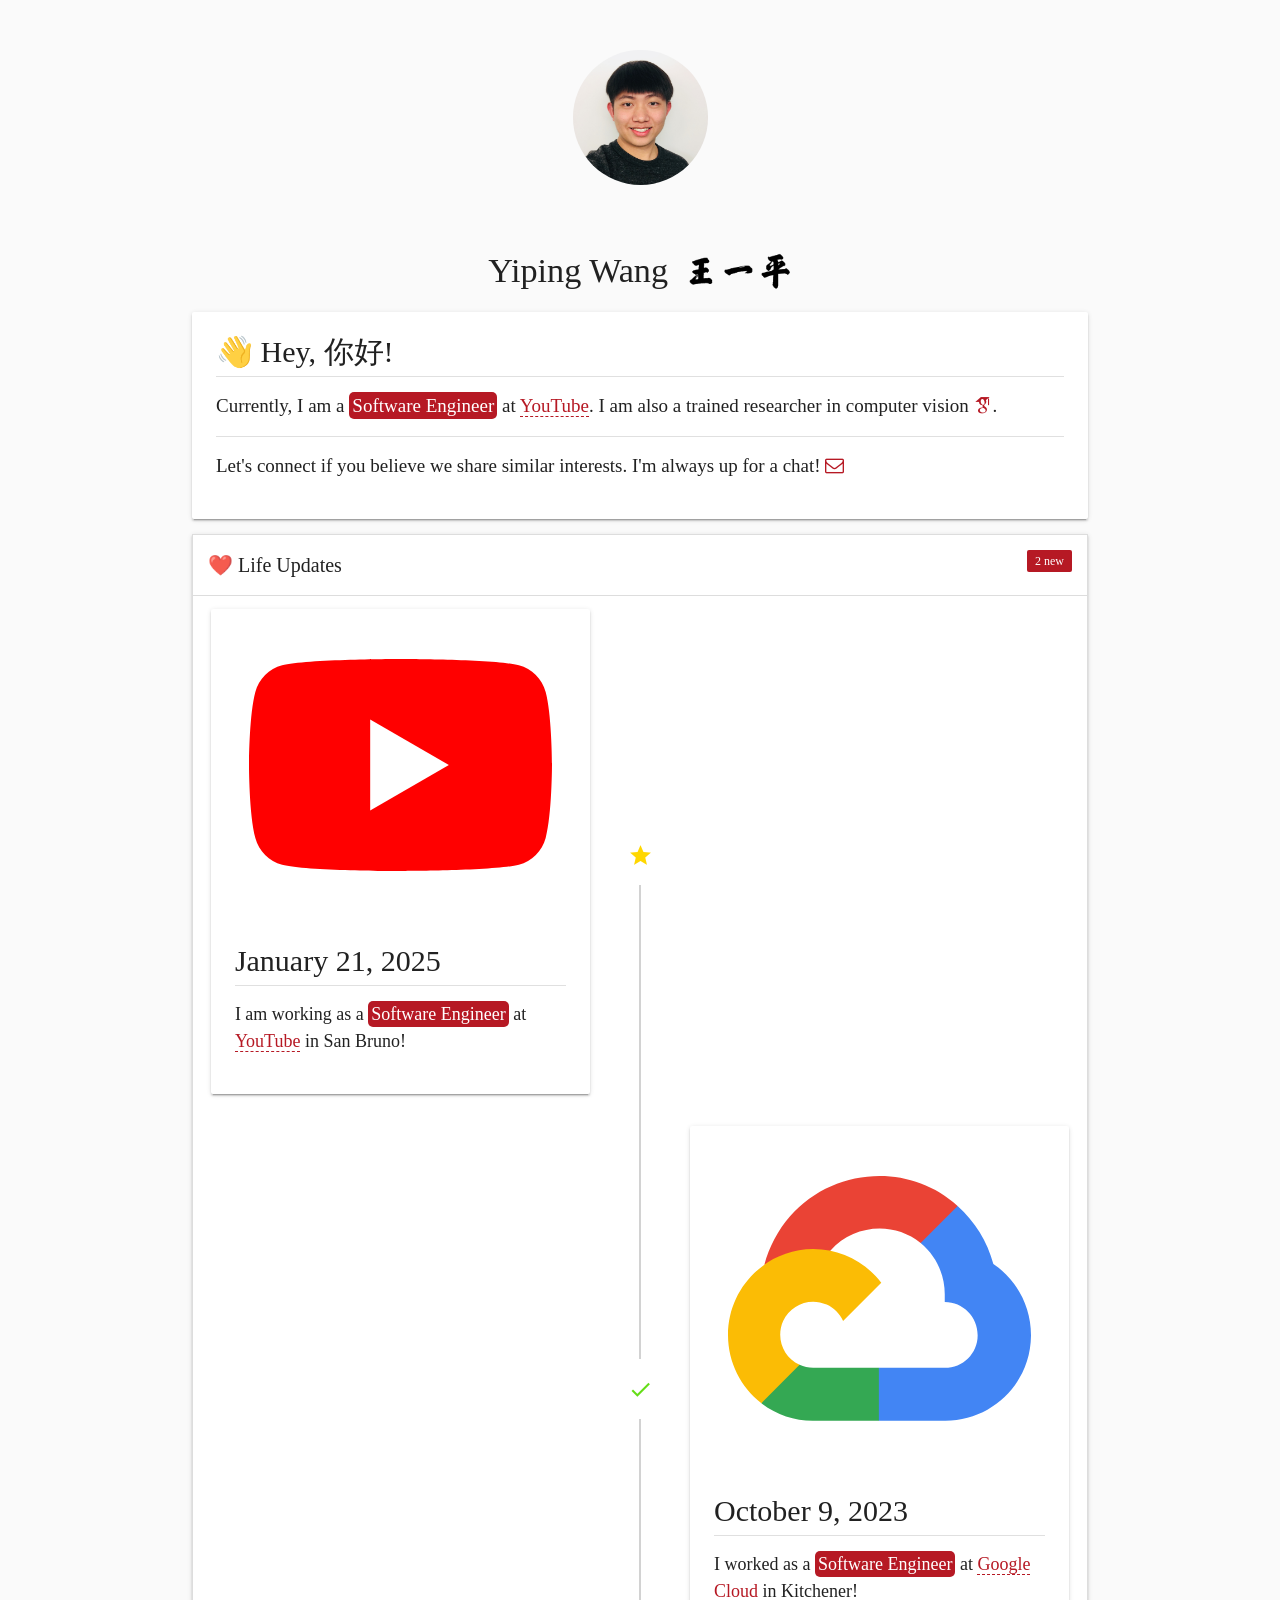
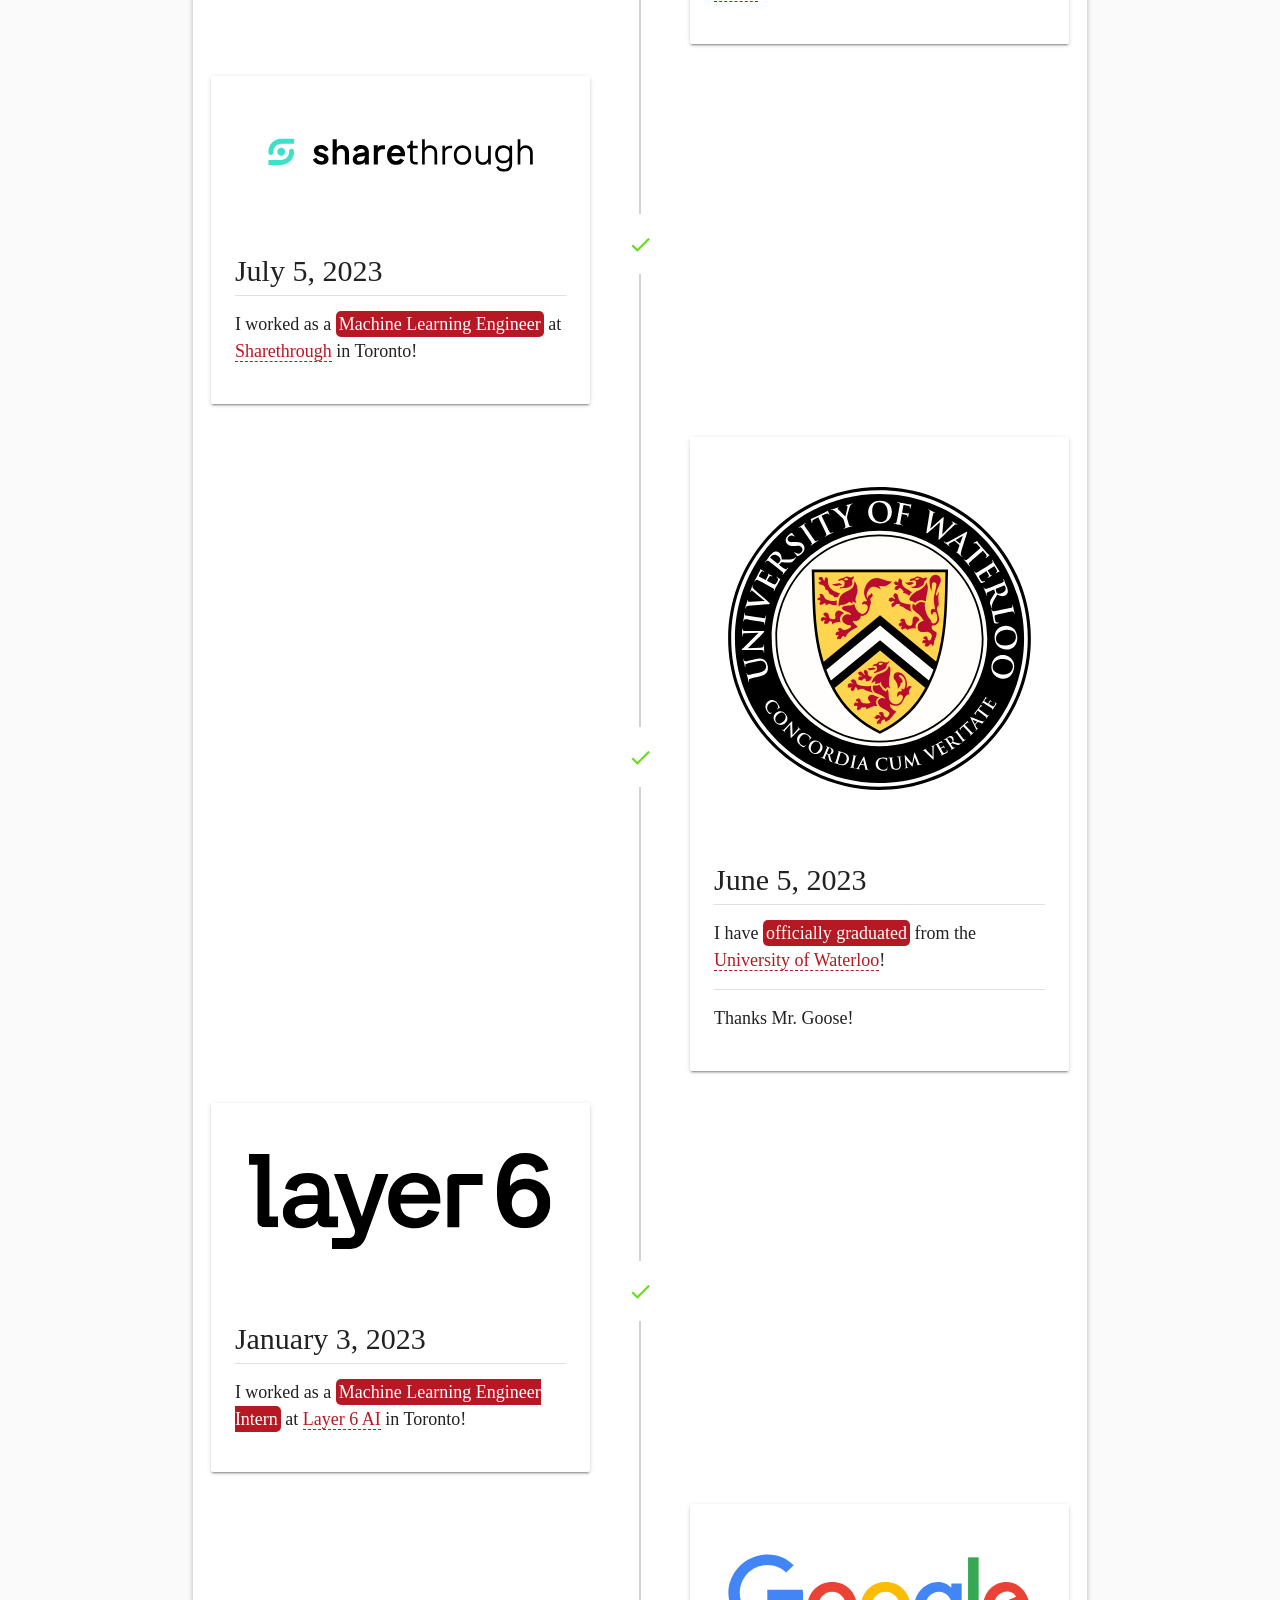
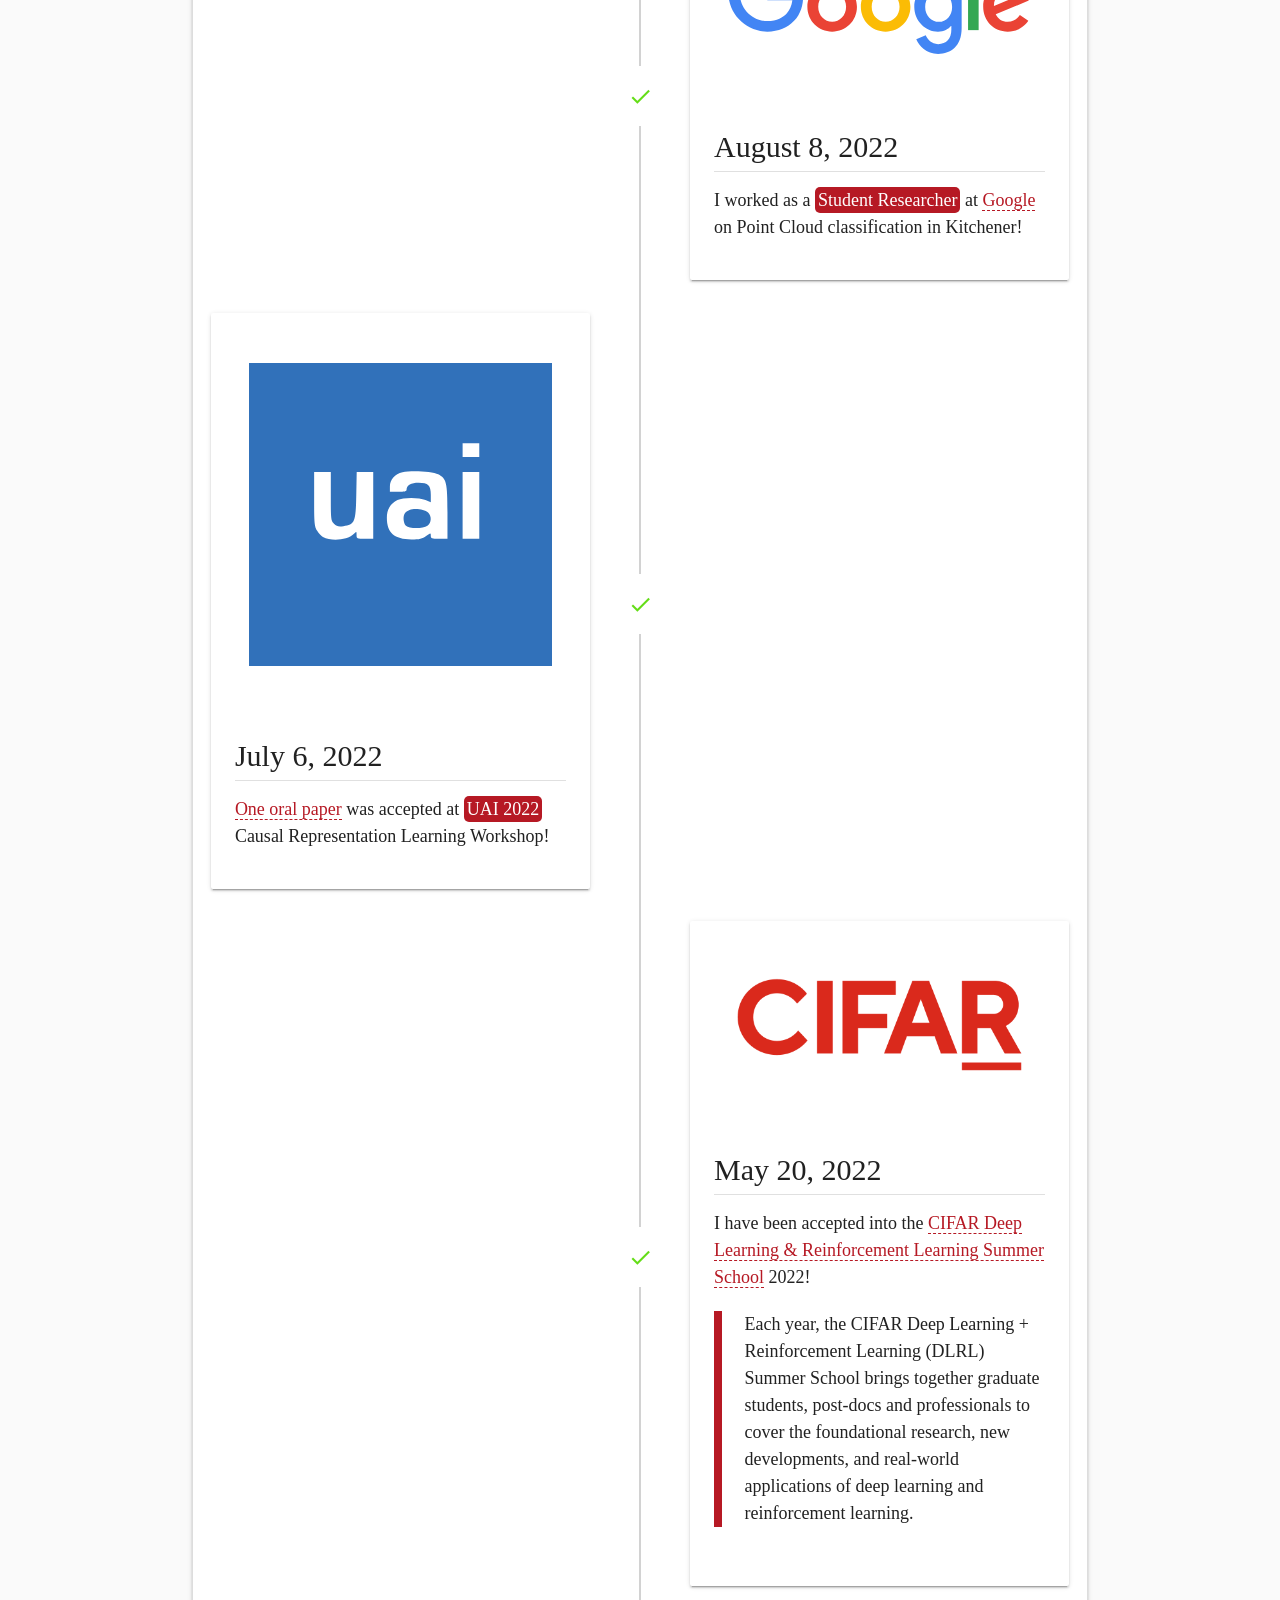
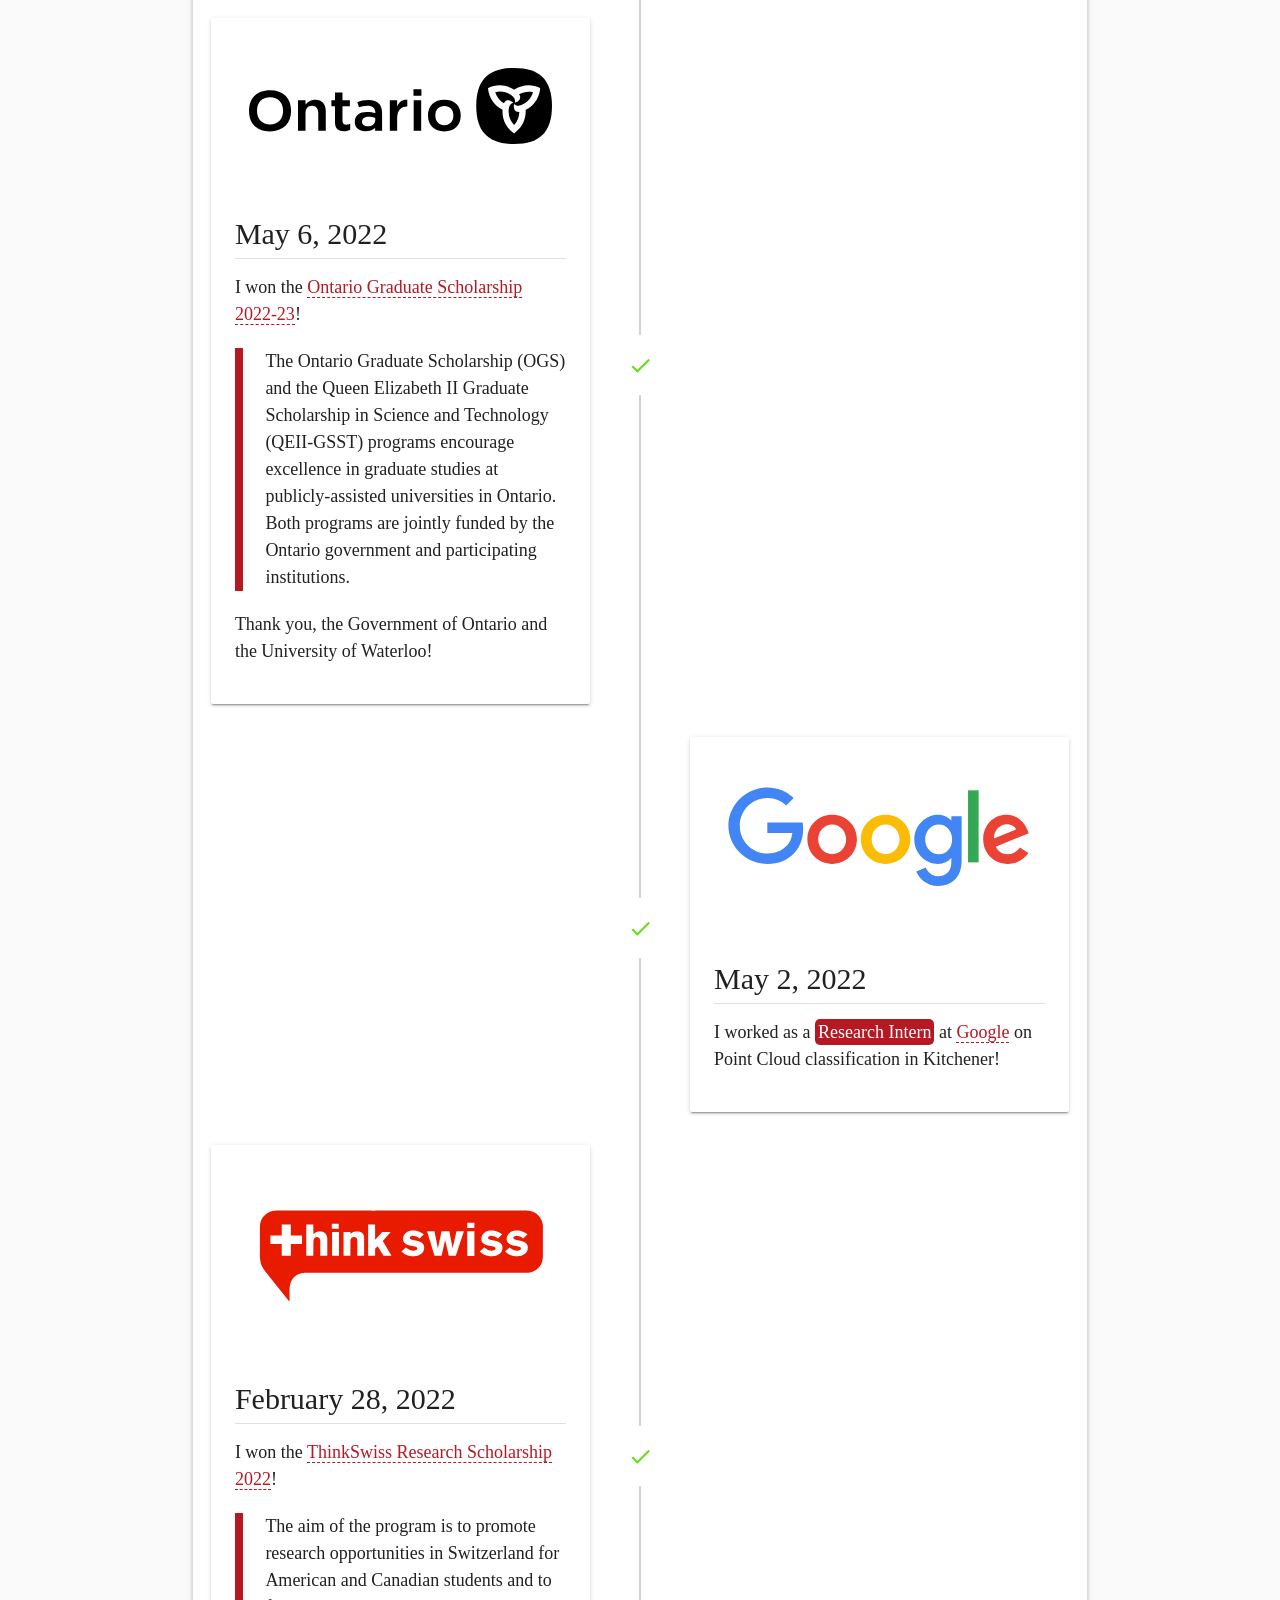
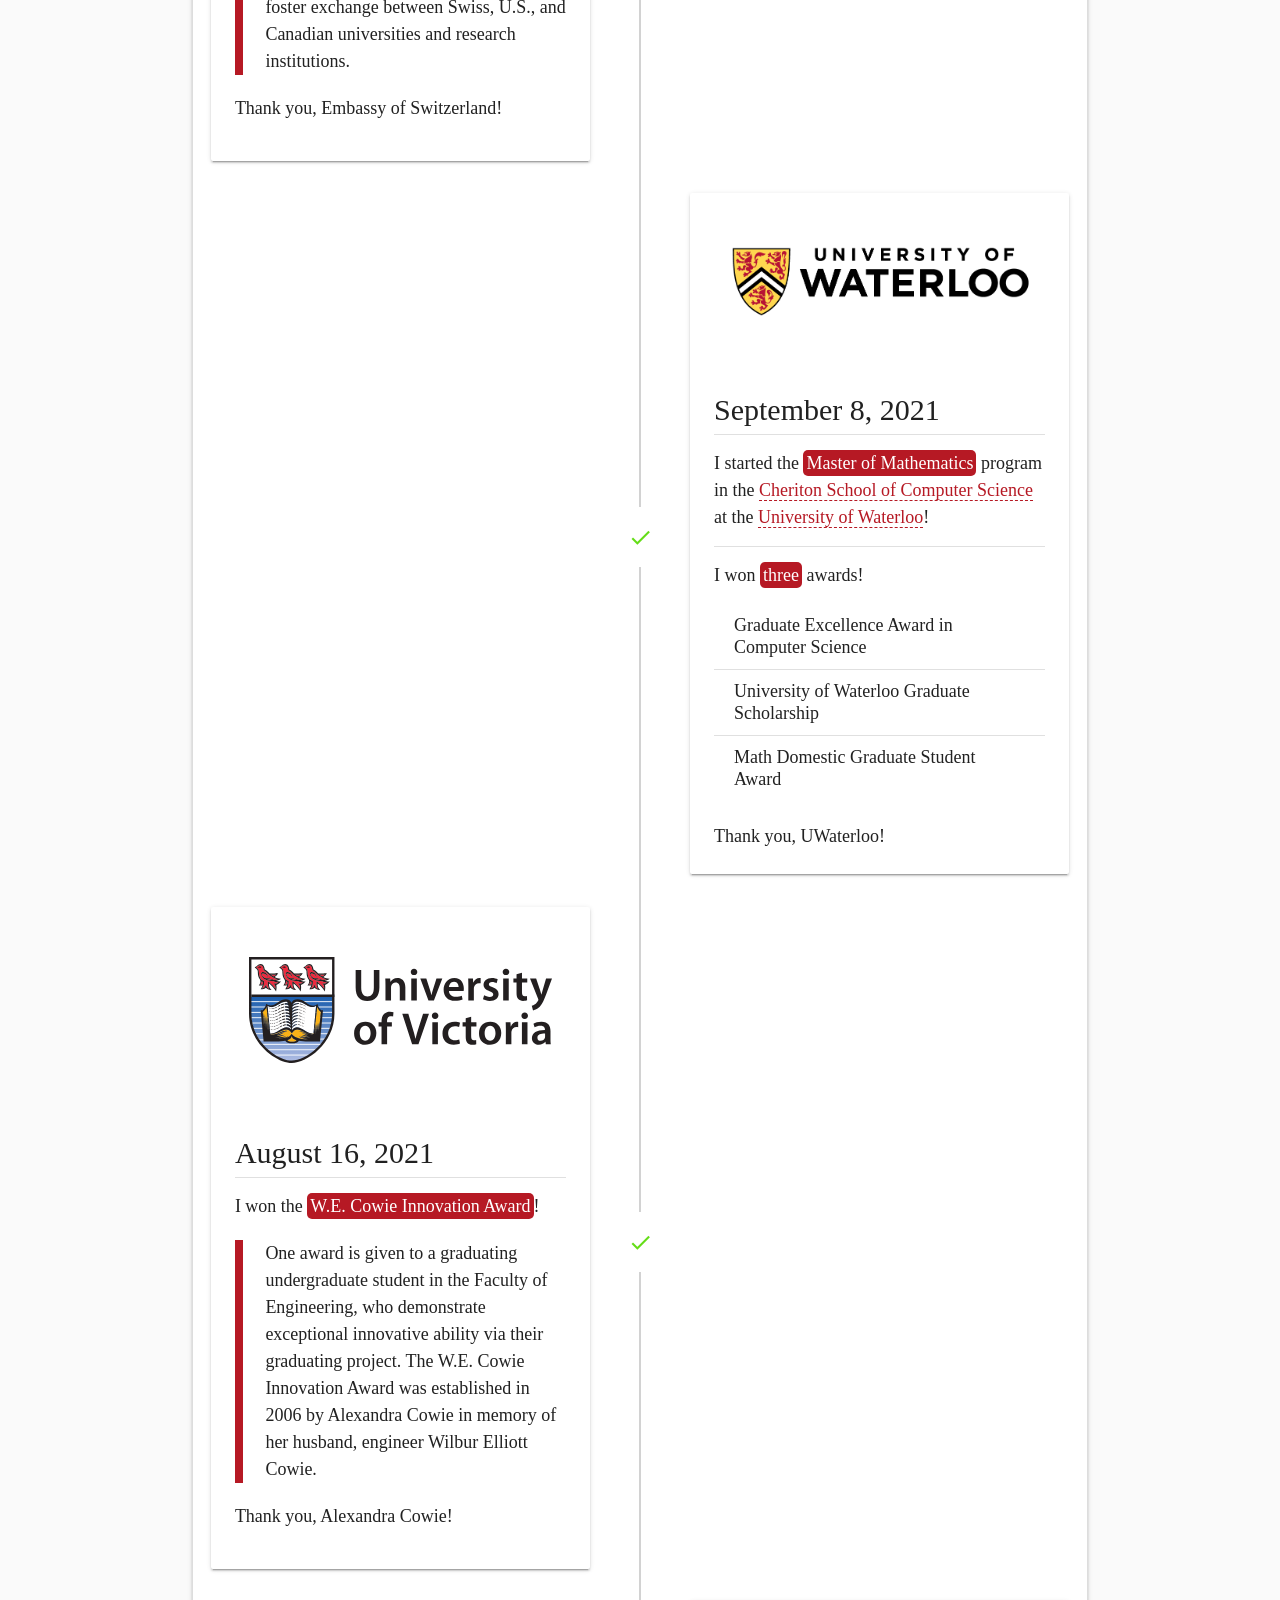
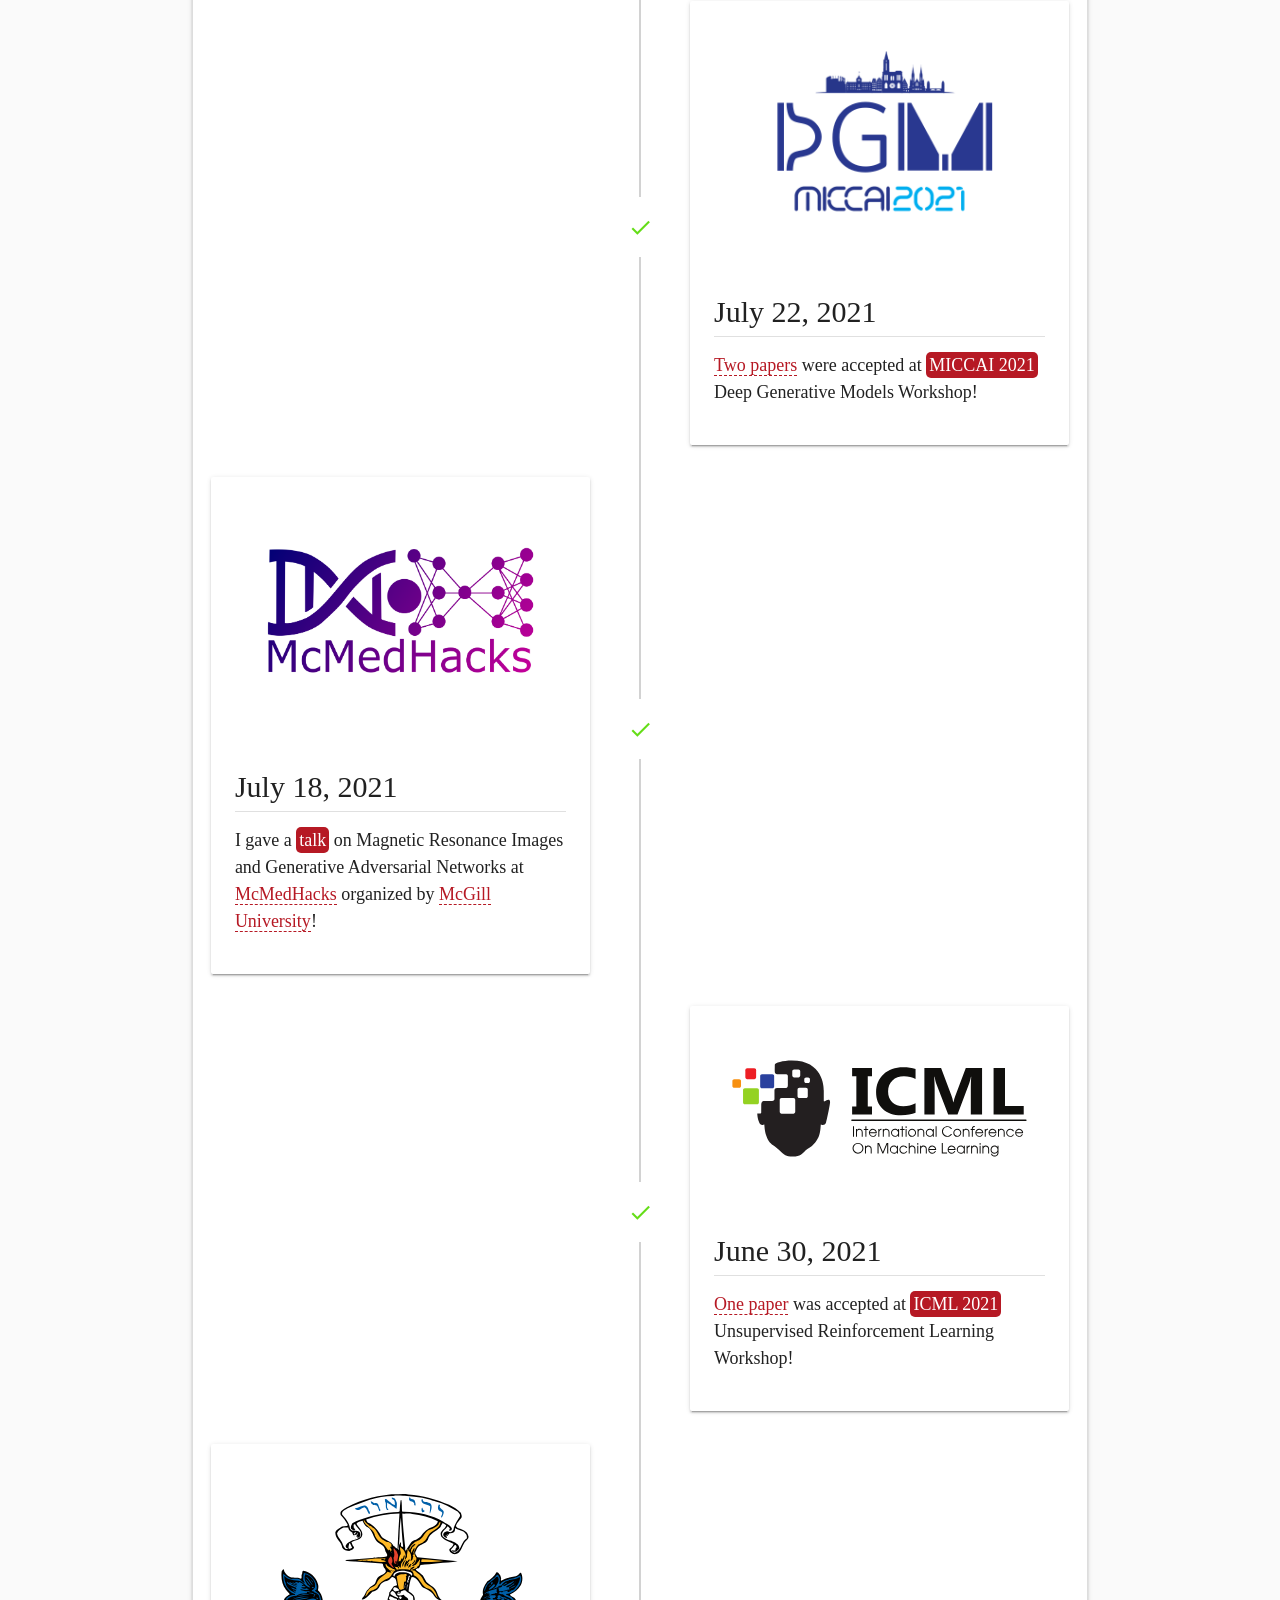
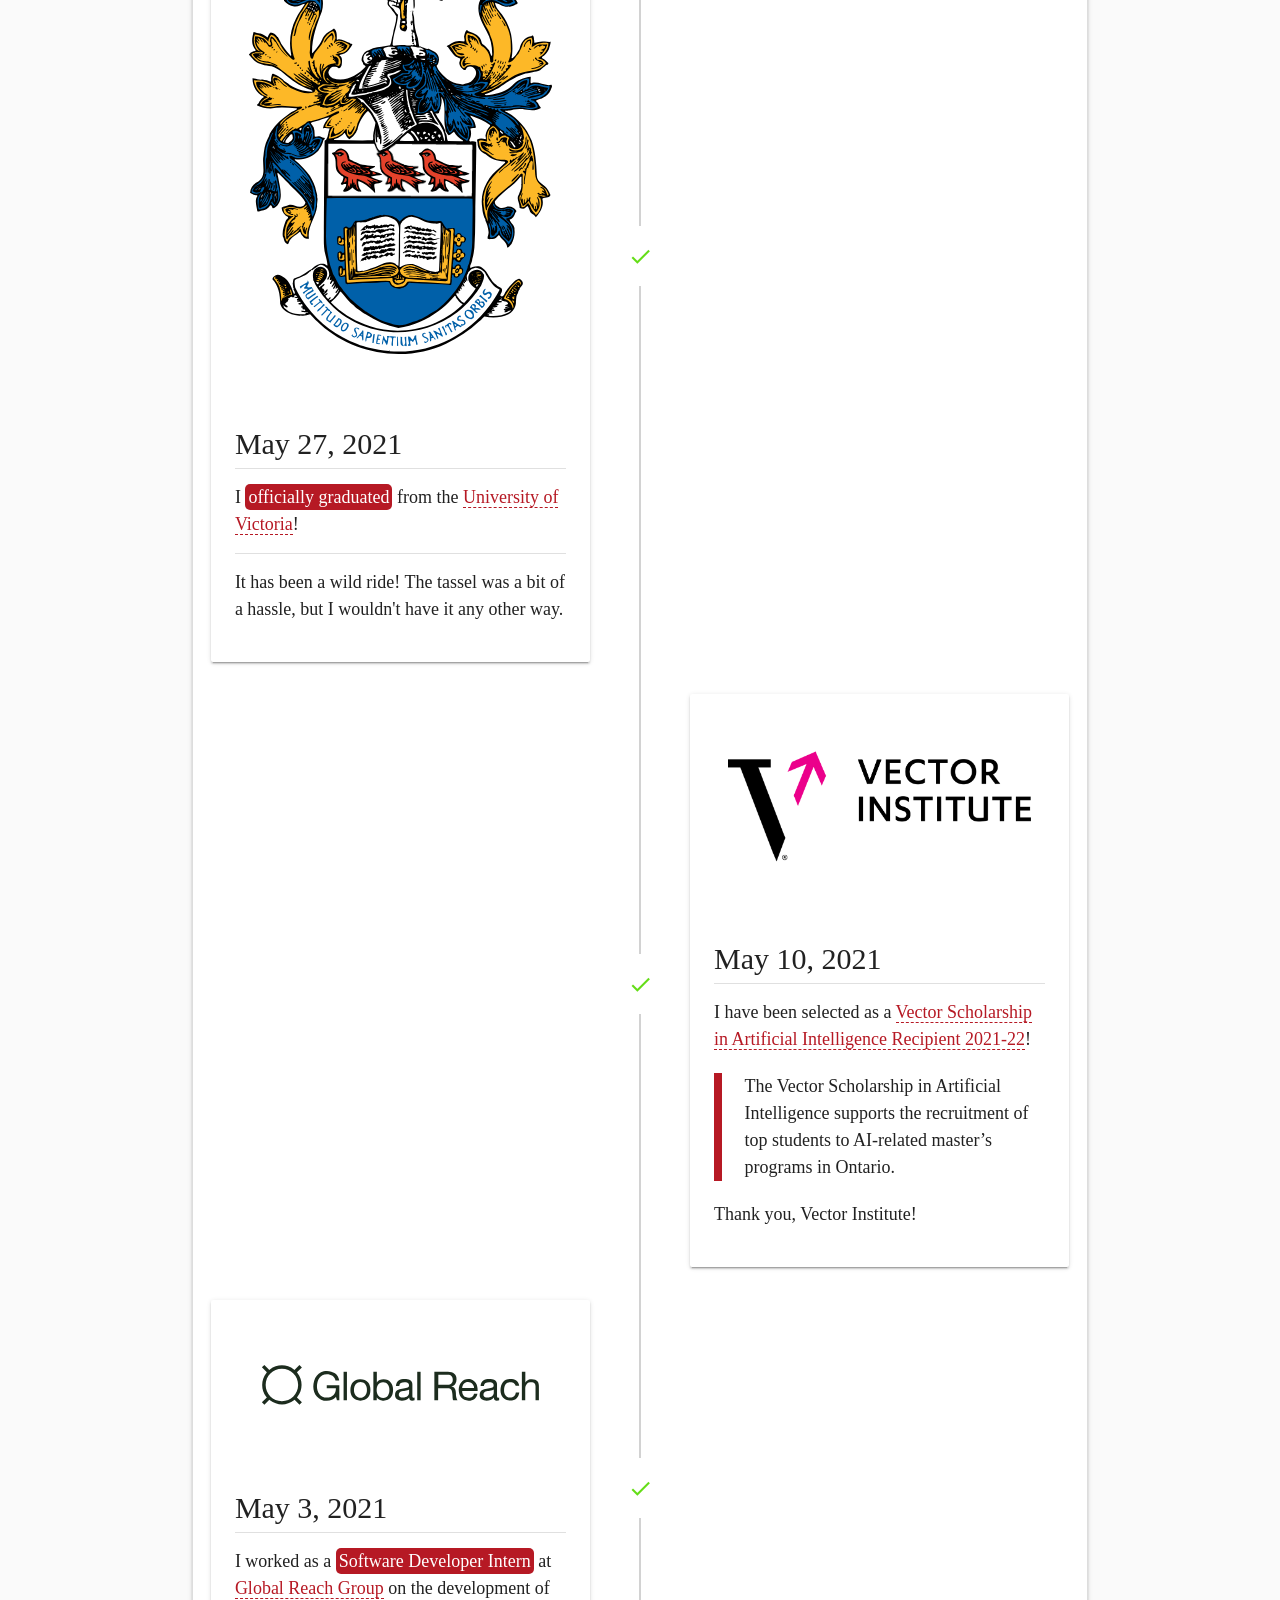
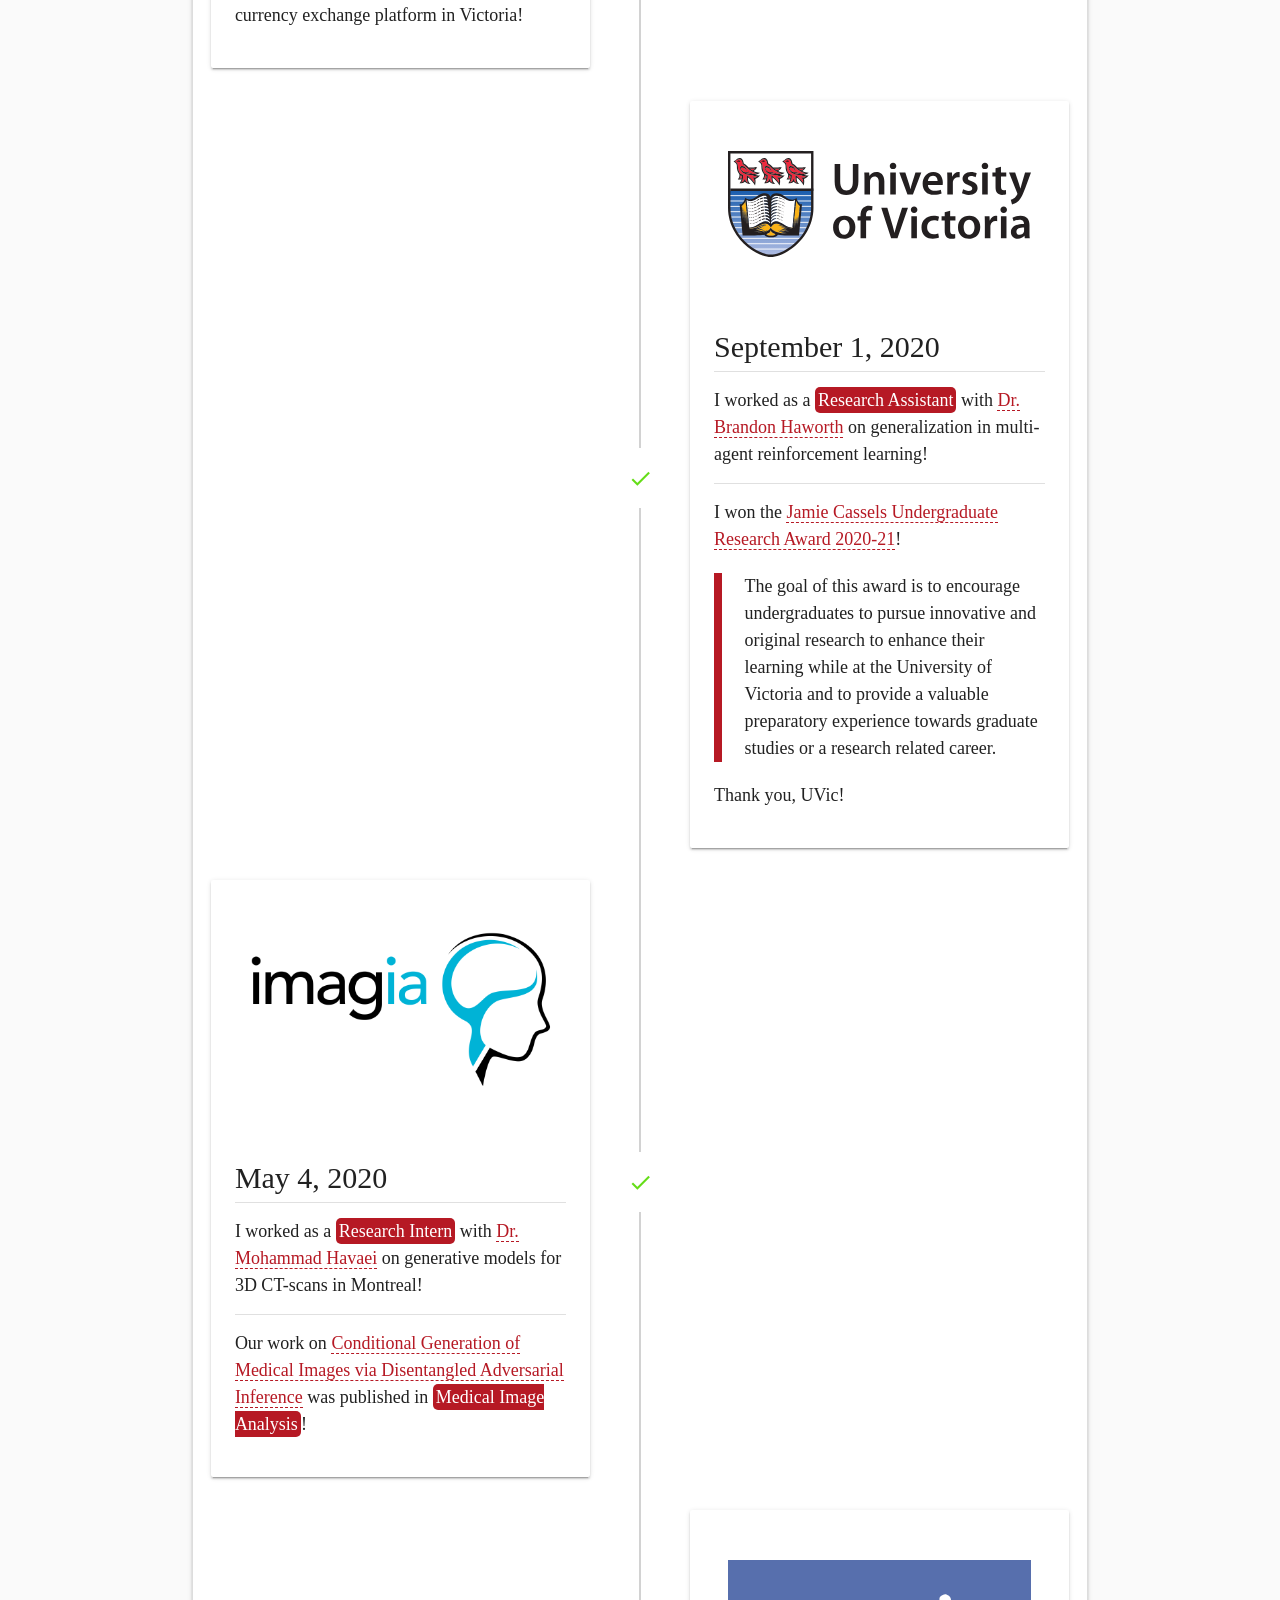
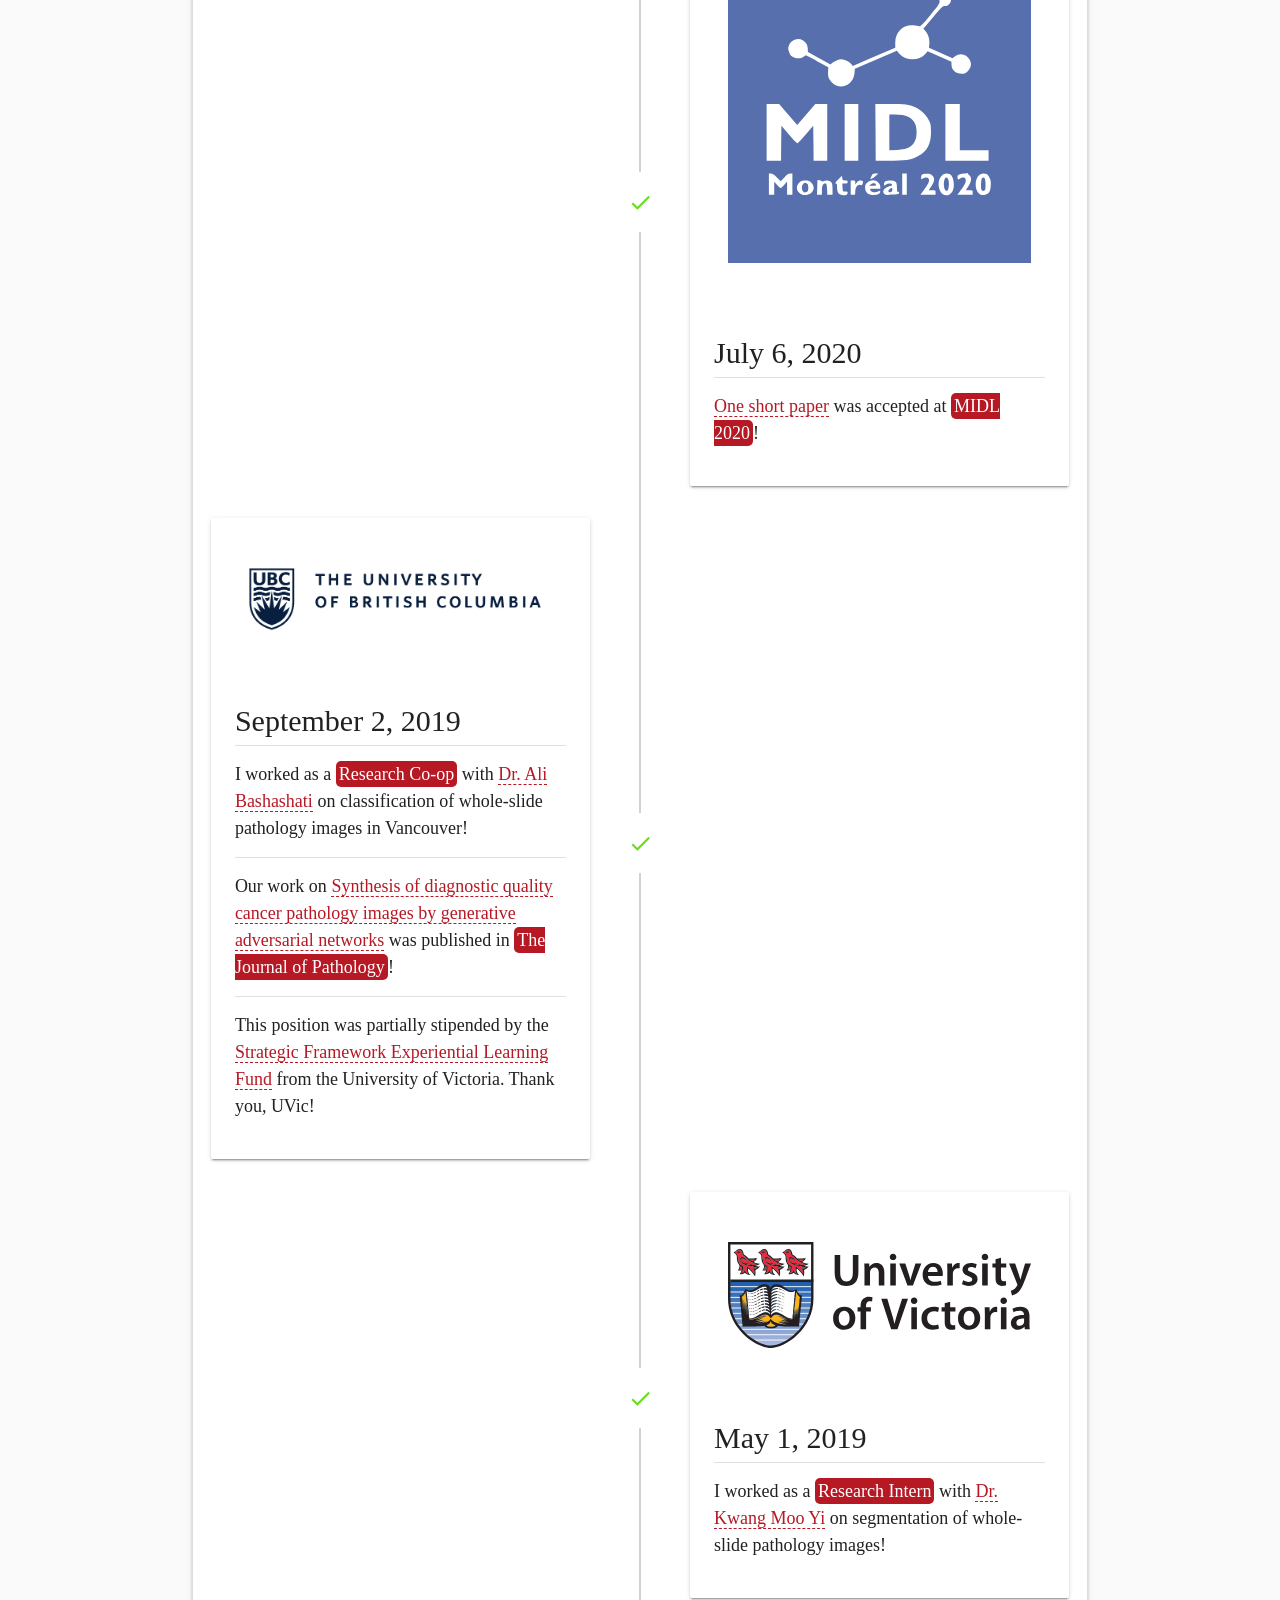
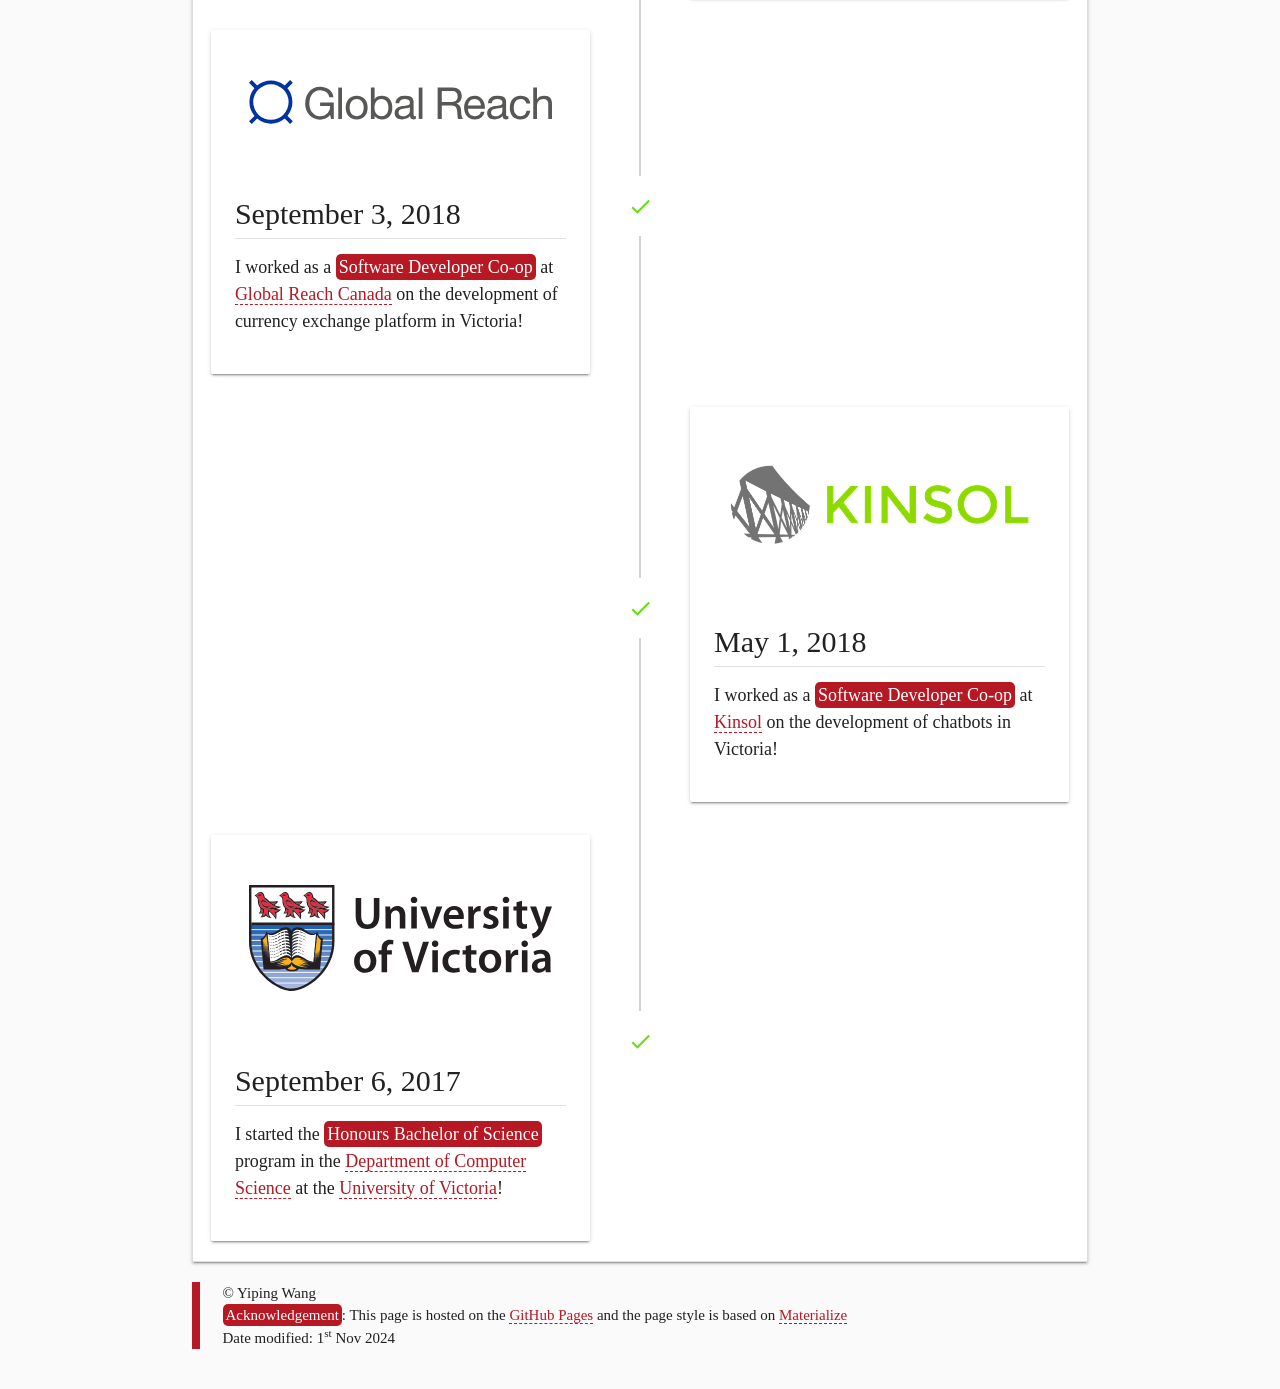
<file: index.html>
<!DOCTYPE html>
<html lang="en">

<head>
    <meta charset="utf-8">
    <title>Yiping Wang 王一平</title>
    <meta name="author" content="Yiping Wang 王一平" />
    <meta name="viewport"
        content="width=device-width, initial-scale=1.0, minimum-scale=1.0, maximum-scale=1.0, user-scalable=no">
    <link rel="stylesheet" media="screen" href="./css/style.css">
    <link rel="shortcut icon" type="image/x-icon" href="./images/favicon.ico" />
    <!-- import Google's icons -->
    <link rel="stylesheet" href="https://fonts.googleapis.com/icon?family=Material+Icons">
    <link rel="stylesheet" href="./css/academicons.min.css">
    <!-- Compiled and minified jQuery -->
    <script type="text/javascript" src="./scripts/jquery-2.1.1.min.js"></script>
    <!-- Compiled and minified CSS -->
    <link rel="stylesheet" href="./css/materialize.min.css">
    <!-- Compiled and minified JavaScript -->
    <script src="./scripts/materialize.min.js"></script>
    <!-- font awesome -->
    <link rel="stylesheet" href="https://cdnjs.cloudflare.com/ajax/libs/font-awesome/4.7.0/css/font-awesome.min.css">
</head>

<body>
    <!-- avatar image and basic info -->
    <img class="main-avatar" src="images/avatar.jpeg" />
    <div class="center-align">
        <h4 style="display:inline-block;">Yiping Wang</h4>
        <img id="name-pic" height="52" src="images/name.PNG">
    </div>


    <!-- main content -->
    <div class="container">
        <div class="row">
            <div class="col s12 m12 l12 xl12">
                <!-- Introductionary Card -->
                <div class="card section scrollspy" id="introduction">
                    <div class="card-content">
                        <span class="card-title">👋 Hey, 你好!</span>
                        <div class="divider"></div>
                        <div class="section">
                            <p class="card-intro">Currently, I am a <span class="highlight-text">Software
                                    Engineer</span> at <a target="_blank" href="https://www.youtube.com/jobs/"><span
                                        class="link-text">YouTube</span></a>. I am also a trained researcher in computer
                                vision <a target="_blank"
                                    href="https://scholar.google.com/citations?user=fSBEPk8AAAAJ&hl=en&authuser=2"><i
                                        class="ai ai-google-scholar"></i></a>.
                            </p>
                        </div>
                        <div class="divider"></div>
                        <div class="section">
                            <p class="card-intro">Let's connect if you believe we share similar interests. I'm always up
                                for a chat! <a target="_blank" href="mailto:yiping@duck.com"><i class="fa fa-envelope-o"
                                        aria-hidden="true"></i></a>
                            </p>
                        </div>
                    </div>
                </div>
                <ul class="collapsible section scrollspy" id="timeline-collapsible">
                    <li>
                        <div class="collapsible-header">❤️
                            Life Updates
                            <span class="new badge">2</span>
                        </div>
                        <div class="collapsible-body" style="padding: 0rem !important;">
                            <div class="container" style="width: 100% !important;">
                                <div class="timeline">
                                    <div class="timeline-event">
                                        <div class="card timeline-content">
                                            <div class="card-image waves-effect waves-block waves-light">
                                                <img src="images/timeline/youtube.svg" class="responsive-img activator">
                                            </div>
                                            <div class="card-content">
                                                <span class="card-title activator grey-text text-darken-4">January 21,
                                                    2025</span>
                                                <div class="divider"></div>
                                                <div class="section">
                                                    <p class="collapsible-intro">I am working as a <span
                                                            class="highlight-text">Software Engineer</span> at
                                                        <a target="_blank" href="https://www.youtube.com/jobs/"><span
                                                                class="link-text">YouTube</span></a> in San Bruno!
                                                    </p>
                                                </div>
                                            </div>
                                        </div>
                                        <div class="timeline-badge-news"><i class="material-icons">grade</i>
                                        </div>
                                    </div>
                                    <div class="timeline-event">
                                        <div class="card timeline-content">
                                            <div class="card-image waves-effect waves-block waves-light">
                                                <img src="images/timeline/google-cloud.svg"
                                                    class="responsive-img activator">
                                            </div>
                                            <div class="card-content">
                                                <span class="card-title activator grey-text text-darken-4">October 9,
                                                    2023</span>
                                                <div class="divider"></div>
                                                <div class="section">
                                                    <p class="collapsible-intro">I worked as a <span
                                                            class="highlight-text">Software Engineer</span> at
                                                        <a target="_blank" href="https://cloud.google.com/"><span
                                                                class="link-text">Google Cloud</span></a> in Kitchener!
                                                    </p>
                                                </div>
                                            </div>
                                        </div>
                                        <div class="timeline-badge-done"><i class="material-icons">check</i>
                                        </div>
                                    </div>
                                    <div class="timeline-event">
                                        <div class="card timeline-content">
                                            <div class="card-image waves-effect waves-block waves-light">
                                                <img src="images/timeline/sharethrough.svg"
                                                    class="responsive-img activator">
                                            </div>
                                            <div class="card-content">
                                                <span class="card-title activator grey-text text-darken-4">July 5,
                                                    2023</span>
                                                <div class="divider"></div>
                                                <div class="section">
                                                    <p class="collapsible-intro">I worked
                                                        as a <span class="highlight-text">Machine Learning
                                                            Engineer</span> at <a target="_blank"
                                                            href="https://www.sharethrough.com/"><span
                                                                class="link-text">Sharethrough</span></a> in Toronto!
                                                </div>
                                            </div>
                                        </div>
                                        <div class="timeline-badge-done"><i class="material-icons">check</i>
                                        </div>
                                    </div>
                                    <div class="timeline-event">
                                        <div class="card timeline-content">
                                            <div class="card-image waves-effect waves-block waves-light">
                                                <img src="images/timeline/uw_seal.svg" class="responsive-img activator">
                                            </div>
                                            <div class="card-content">
                                                <span class="card-title activator grey-text text-darken-4">June 5,
                                                    2023</span>
                                                <div class="divider"></div>
                                                <div class="section">
                                                    <p class="collapsible-intro">I have <span
                                                            class="highlight-text">officially graduated</span> from the
                                                        <a target="_blank" href="https://www.uwaterloo.ca/"><span
                                                                class="link-text">University of Waterloo</span></a>!
                                                    </p>
                                                </div>
                                                <div class="divider"></div>
                                                <div class="section">
                                                    <p class="collapsible-intro">Thanks Mr. Goose!
                                                    </p>
                                                </div>
                                            </div>
                                        </div>
                                        <div class="timeline-badge-done"><i class="material-icons">check</i>
                                        </div>
                                    </div>
                                    <div class="timeline-event">
                                        <div class="card timeline-content">
                                            <div class="card-image waves-effect waves-block waves-light">
                                                <img src="images/timeline/layer6.svg" class="responsive-img activator">
                                            </div>
                                            <div class="card-content">
                                                <span class="card-title activator grey-text text-darken-4">January 3,
                                                    2023</span>
                                                <div class="divider"></div>
                                                <div class="section">
                                                    <p class="collapsible-intro">I worked as a <span
                                                            class="highlight-text">Machine Learning
                                                            Engineer Intern</span> at <a target="_blank"
                                                            href="https://layer6.ai"><span class="link-text">Layer 6
                                                                AI</span></a> in Toronto!
                                                </div>
                                            </div>
                                        </div>
                                        <div class="timeline-badge-done"><i class="material-icons">check</i>
                                        </div>
                                    </div>
                                    <div class="timeline-event">
                                        <div class="card timeline-content">
                                            <div class="card-image waves-effect waves-block waves-light">
                                                <img src="images/timeline/google.svg" class="responsive-img activator">
                                            </div>
                                            <div class="card-content">
                                                <span class="card-title activator grey-text text-darken-4">August 8,
                                                    2022</span>
                                                <div class="divider"></div>
                                                <div class="section">
                                                    <p class="collapsible-intro">I worked as a <span
                                                            class="highlight-text">Student Researcher</span> at
                                                        <a target="_blank" href="https://research.google/"><span
                                                                class="link-text">Google</span></a> on
                                                        Point Cloud classification in Kitchener!
                                                    </p>
                                                </div>
                                            </div>
                                        </div>
                                        <div class="timeline-badge-done"><i class="material-icons">check</i>
                                        </div>
                                    </div>
                                    <div class="timeline-event">
                                        <div class="card timeline-content">
                                            <div class="card-image waves-effect waves-block waves-light">
                                                <img src="images/timeline/uai.svg" class="responsive-img activator">
                                            </div>
                                            <div class="card-content">
                                                <span class="card-title activator grey-text text-darken-4">July 6,
                                                    2022</span>
                                                <div class="divider"></div>
                                                <div class="section">
                                                    <p class="collapsible-intro"><a target="_blank"
                                                            href="https://openreview.net/forum?id=vtWagx1luOX"><span
                                                                class="link-text">One
                                                                oral paper</span></a> was accepted at <span
                                                            class="highlight-text">UAI 2022</span> Causal Representation
                                                        Learning Workshop!
                                                    </p>
                                                </div>
                                                </p>
                                            </div>
                                        </div>
                                        <div class="timeline-badge-done"><i class="material-icons">check</i>
                                        </div>
                                    </div>
                                    <div class="timeline-event">
                                        <div class="card timeline-content">
                                            <div class="card-image waves-effect waves-block waves-light">
                                                <img src="images/timeline/cifar.png" class="responsive-img activator">
                                            </div>
                                            <div class="card-content">
                                                <span class="card-title activator grey-text text-darken-4">May 20,
                                                    2022</span>
                                                <div class="divider"></div>
                                                <div class="section">
                                                    <p class="collapsible-intro">I have been accepted into the <a
                                                            target="_blank" href="https://dlrl.ca/"><span
                                                                class="link-text">CIFAR Deep Learning & Reinforcement
                                                                Learning Summer School</a> 2022!
                                                    </p>
                                                    <blockquote>
                                                        <p class="collapsible-intro">Each year, the CIFAR Deep Learning
                                                            + Reinforcement Learning (DLRL) Summer School brings
                                                            together graduate students, post-docs and professionals to
                                                            cover the foundational research, new developments, and
                                                            real-world applications of deep learning and reinforcement
                                                            learning.
                                                        </p>
                                                    </blockquote>
                                                </div>
                                                </p>
                                            </div>
                                        </div>
                                        <div class="timeline-badge-done"><i class="material-icons">check</i>
                                        </div>
                                    </div>
                                    <div class="timeline-event">
                                        <div class="card timeline-content">
                                            <div class="card-image waves-effect waves-block waves-light">
                                                <img src="images/timeline/ontario.svg" class="responsive-img activator">
                                            </div>
                                            <div class="card-content">
                                                <span class="card-title activator grey-text text-darken-4">May 6,
                                                    2022</span>
                                                <div class="divider"></div>
                                                <div class="section">
                                                    <p class="collapsible-intro">I won the <a target="_blank"
                                                            href="https://osap.gov.on.ca/OSAPPortal/en/A-ZListofAid/PRDR019245.html"><span
                                                                class="link-text">Ontario Graduate Scholarship
                                                                2022-23</a>!
                                                    </p>
                                                    <blockquote>
                                                        <p class="collapsible-intro">The Ontario Graduate Scholarship
                                                            (OGS)
                                                            and the Queen Elizabeth II Graduate Scholarship in Science
                                                            and
                                                            Technology (QEII-GSST) programs encourage excellence in
                                                            graduate
                                                            studies at publicly-assisted universities in Ontario. Both
                                                            programs are jointly funded by the Ontario government and
                                                            participating institutions.
                                                        </p>
                                                    </blockquote>
                                                    <p class="collapsible-intro">Thank you, the Government of Ontario
                                                        and
                                                        the University of Waterloo!
                                                </div>
                                                </p>
                                            </div>
                                        </div>
                                        <div class="timeline-badge-done"><i class="material-icons">check</i>
                                        </div>
                                    </div>
                                    <div class="timeline-event">
                                        <div class="card timeline-content">
                                            <div class="card-image waves-effect waves-block waves-light">
                                                <img src="images/timeline/google.svg" class="responsive-img activator">
                                            </div>
                                            <div class="card-content">
                                                <span class="card-title activator grey-text text-darken-4">May 2,
                                                    2022</span>
                                                <div class="divider"></div>
                                                <div class="section">
                                                    <p class="collapsible-intro">I worked as a <span
                                                            class="highlight-text">Research Intern</span> at
                                                        <a target="_blank" href="https://research.google/"><span
                                                                class="link-text">Google</span></a> on
                                                        Point Cloud classification in Kitchener!
                                                    </p>
                                                </div>
                                            </div>
                                        </div>
                                        <div class="timeline-badge-done"><i class="material-icons">check</i>
                                        </div>
                                    </div>
                                    <div class="timeline-event">
                                        <div class="card timeline-content">
                                            <div class="card-image waves-effect waves-block waves-light">
                                                <img src="images/timeline/thinkswiss.svg"
                                                    class="responsive-img activator">
                                            </div>
                                            <div class="card-content">
                                                <span class="card-title activator grey-text text-darken-4">February 28,
                                                    2022</span>
                                                <div class="divider"></div>
                                                <div class="section">
                                                    <p class="collapsible-intro">I won the <a target="_blank"
                                                            href="https://thinkswiss.org/research-scholarship/"><span
                                                                class="link-text">ThinkSwiss
                                                                Research Scholarship 2022</span></a>!
                                                    </p>
                                                    <blockquote>
                                                        <p class="collapsible-intro">The aim of the program is to
                                                            promote research opportunities in Switzerland for American
                                                            and Canadian students and to foster exchange between Swiss,
                                                            U.S., and Canadian universities and research institutions.
                                                        </p>
                                                    </blockquote>
                                                    <p class="collapsible-intro">Thank you, Embassy of Switzerland!
                                                    </p>
                                                </div>
                                            </div>
                                        </div>
                                        <div class="timeline-badge-done"><i class="material-icons">check</i>
                                        </div>
                                    </div>
                                    <!-- <div class="timeline-event">
                                        <div class="card timeline-content">
                                            <div class="card-image waves-effect waves-block waves-light">
                                                <img src="images/timeline/ca_flag.svg" class="responsive-img activator">
                                            </div>
                                            <div class="card-content">
                                                <span class="card-title activator grey-text text-darken-4">October 6,
                                                    2021</span>
                                                <div class="divider"></div>
                                                <div class="section">
                                                    <p class="collapsible-intro">I have officially became a <span
                                                            class="highlight-text">Permanent Resident</span> of Canada!
                                                    </p>
                                                </div>
                                            </div>
                                        </div>
                                        <div class="timeline-badge-done"><i class="material-icons">check</i>
                                        </div>
                                    </div> -->
                                    <div class="timeline-event">
                                        <div class="card timeline-content">
                                            <div class="card-image waves-effect waves-block waves-light">
                                                <img src="images/uw.png" class="responsive-img activator">
                                            </div>
                                            <div class="card-content">
                                                <span class="card-title activator grey-text text-darken-4">September 8,
                                                    2021</span>
                                                <div class="divider"></div>
                                                <div class="section">
                                                    <p class="collapsible-intro">I started the <span
                                                            class="highlight-text">Master of Mathematics</span> program
                                                        in
                                                        the <a target="_blank" href="https://cs.uwaterloo.ca/"><span
                                                                class="link-text">Cheriton School of Computer
                                                                Science</span></a> at the <a target="_blank"
                                                            href="https://www.uwaterloo.ca"><span
                                                                class="link-text">University of
                                                                Waterloo</span></a>!</p>
                                                </div>
                                                <div class="divider"></div>
                                                <div class="section">
                                                    <p class="collapsible-intro">I won <span
                                                            class="highlight-text">three</span> awards!
                                                    </p>
                                                </div>
                                                <ul class="collection">
                                                    <li class="collection-item">Graduate Excellence Award in Computer
                                                        Science</li>
                                                    <li class="collection-item">University of Waterloo Graduate
                                                        Scholarship</li>
                                                    <li class="collection-item">Math Domestic Graduate Student Award
                                                    </li>
                                                </ul>
                                                <br>
                                                <p class="collapsible-intro">Thank you, UWaterloo!
                                                </p>
                                            </div>
                                        </div>
                                        <div class="timeline-badge-done"><i class="material-icons">check</i>
                                        </div>
                                    </div>
                                    <div class="timeline-event">
                                        <div class="card timeline-content">
                                            <div class="card-image waves-effect waves-block waves-light">
                                                <img src="images/uvic.svg" class="responsive-img activator">
                                            </div>
                                            <div class="card-content">
                                                <span class="card-title activator grey-text text-darken-4">August 16,
                                                    2021</span>
                                                <div class="divider"></div>
                                                <div class="section">
                                                    <p class="collapsible-intro">I won the <span
                                                            class="highlight-text">W.E. Cowie Innovation
                                                            Award</span>!
                                                    </p>
                                                    <blockquote>
                                                        <p class="collapsible-intro">One award is given to a
                                                            graduating
                                                            undergraduate student in the Faculty of
                                                            Engineering,
                                                            who demonstrate exceptional innovative ability via their
                                                            graduating project. The W.E. Cowie Innovation Award was
                                                            established in
                                                            2006 by Alexandra Cowie in memory of her husband, engineer
                                                            Wilbur Elliott Cowie.</p>
                                                    </blockquote>
                                                    <p class="collapsible-intro">Thank you, Alexandra Cowie!</p>
                                                </div>
                                            </div>
                                        </div>
                                        <div class="timeline-badge-done"><i class="material-icons">check</i>
                                        </div>
                                    </div>
                                    <div class="timeline-event">
                                        <div class="card timeline-content">
                                            <div class="card-image waves-effect waves-block waves-light">
                                                <img src="images/timeline/dgm_miccai2021.png"
                                                    class="responsive-img activator">
                                            </div>
                                            <div class="card-content">
                                                <span class="card-title activator grey-text text-darken-4">July 22,
                                                    2021</span>
                                                <div class="divider"></div>
                                                <div class="section">
                                                    <p class="collapsible-intro"><a target="_blank"
                                                            href="https://dgm4miccai.github.io/"><span
                                                                class="link-text">Two
                                                                papers</span></a> were accepted at <span
                                                            class="highlight-text">MICCAI 2021</span> Deep Generative
                                                        Models
                                                        Workshop!
                                                    </p>
                                                </div>
                                            </div>
                                        </div>
                                        <div class="timeline-badge-done"><i class="material-icons">check</i>
                                        </div>
                                    </div>
                                    <div class="timeline-event">
                                        <div class="card timeline-content">
                                            <div class="card-image waves-effect waves-block waves-light">
                                                <img src="images/timeline/mcgill_workshop.png"
                                                    class="responsive-img activator">
                                            </div>
                                            <div class="card-content">
                                                <span class="card-title activator grey-text text-darken-4">July 18,
                                                    2021</span>
                                                <div class="divider"></div>
                                                <div class="section">
                                                    <p class="collapsible-intro">I gave a <span
                                                            class="highlight-text">talk</span>
                                                        on Magnetic Resonance Images and
                                                        Generative Adversarial Networks at
                                                        <a target="_blank" href="https://mcmedhacks.com/"><span
                                                                class="link-text">McMedHacks</span></a> organized by <a
                                                            target="_blank"
                                                            href="https://www.mcgill.ca/medphys/shirin-enger-research/"><span
                                                                class="link-text">McGill University</span></a>!
                                                    </p>
                                                </div>
                                            </div>
                                        </div>
                                        <div class="timeline-badge-done"><i class="material-icons">check</i>
                                        </div>
                                    </div>
                                    <div class="timeline-event">
                                        <div class="card timeline-content">
                                            <div class="card-image waves-effect waves-block waves-light">
                                                <img src="images/timeline/icml.svg" class="responsive-img activator">
                                            </div>
                                            <div class="card-content">
                                                <span class="card-title activator grey-text text-darken-4">June 30,
                                                    2021</span>
                                                <div class="divider"></div>
                                                <div class="section">
                                                    <p class="collapsible-intro"><a target="_blank"
                                                            href="https://openreview.net/forum?id=IsZvxyJzqBu"><span
                                                                class="link-text">One
                                                                paper</span></a> was accepted at <span
                                                            class="highlight-text">ICML 2021</span> Unsupervised
                                                        Reinforcement
                                                        Learning Workshop!
                                                    </p>
                                                </div>
                                            </div>
                                        </div>
                                        <div class="timeline-badge-done"><i class="material-icons">check</i>
                                        </div>
                                    </div>
                                    <div class="timeline-event">
                                        <div class="card timeline-content">
                                            <div class="card-image waves-effect waves-block waves-light">
                                                <img src="images/timeline/uvic_seal.svg"
                                                    class="responsive-img activator">
                                            </div>
                                            <div class="card-content">
                                                <span class="card-title activator grey-text text-darken-4">May 27,
                                                    2021</span>
                                                <div class="divider"></div>
                                                <div class="section">
                                                    <p class="collapsible-intro">I <span
                                                            class="highlight-text">officially graduated</span> from the
                                                        <a target="_blank" href="https://www.uvic.ca/"><span
                                                                class="link-text">University of Victoria</span></a>!
                                                    </p>
                                                </div>
                                                <div class="divider"></div>
                                                <div class="section">
                                                    <p class="collapsible-intro">It has been a wild ride! The tassel was
                                                        a bit of a hassle, but I wouldn't have it any other way.
                                                    </p>
                                                </div>
                                            </div>
                                        </div>
                                        <div class="timeline-badge-done"><i class="material-icons">check</i>
                                        </div>
                                    </div>
                                    <div class="timeline-event">
                                        <div class="card timeline-content">
                                            <div class="card-image waves-effect waves-block waves-light">
                                                <img src="images/timeline/vector.png" class="responsive-img activator">
                                            </div>
                                            <div class="card-content">
                                                <span class="card-title activator grey-text text-darken-4">May 10,
                                                    2021</span>
                                                <div class="divider"></div>
                                                <div class="section">
                                                    <p class="collapsible-intro">I have been selected as a <a
                                                            target="_blank"
                                                            href="https://cs.uwaterloo.ca/news/cheriton-masters-students-awarded-vector-scholarships-in-artificial-intelligence"><span
                                                                class="link-text">Vector Scholarship in Artificial
                                                                Intelligence Recipient 2021-22</span></a>!</p>
                                                    <blockquote>
                                                        <p class="collapsible-intro">
                                                            The Vector Scholarship in Artificial Intelligence supports
                                                            the recruitment of top students to AI-related master’s
                                                            programs in Ontario. </p>
                                                    </blockquote>
                                                    <p class="collapsible-intro">Thank you, Vector Institute!</p>
                                                </div>
                                            </div>
                                        </div>
                                        <div class="timeline-badge-done"><i class="material-icons">check</i>
                                        </div>
                                    </div>
                                    <div class="timeline-event">
                                        <div class="card timeline-content">
                                            <div class="card-image waves-effect waves-block waves-light">
                                                <img src="images/timeline/grg.svg" class="responsive-img activator">
                                            </div>
                                            <div class="card-content">
                                                <span class="card-title activator grey-text text-darken-4">May 3,
                                                    2021</span>
                                                <div class="divider"></div>
                                                <div class="section">
                                                    <p class="collapsible-intro">I worked as a <span
                                                            class="highlight-text">Software Developer Intern</span> at
                                                        <a target="_blank"
                                                            href="https://www.globalreachgroup.com/"><span
                                                                class="link-text">Global Reach Group</span></a> on
                                                        the development of currency exchange platform in Victoria!
                                                    </p>
                                                </div>
                                            </div>
                                        </div>
                                        <div class="timeline-badge-done"><i class="material-icons">check</i>
                                        </div>
                                    </div>
                                    <div class="timeline-event">
                                        <div class="card timeline-content">
                                            <div class="card-image waves-effect waves-block waves-light">
                                                <img src="images/uvic.svg" class="responsive-img activator">
                                            </div>
                                            <div class="card-content">
                                                <span class="card-title activator grey-text text-darken-4">September 1,
                                                    2020</span>
                                                <div class="divider"></div>
                                                <div class="section">
                                                    <p class="collapsible-intro">I worked as a <span
                                                            class="highlight-text">Research
                                                            Assistant</span> with <a target="_blank"
                                                            href="https://www.bhaworth.ca/"><span class="link-text">Dr.
                                                                Brandon
                                                                Haworth</span></a> on generalization in multi-agent
                                                        reinforcement
                                                        learning!
                                                    </p>
                                                </div>
                                                <div class="divider"></div>
                                                <div class="section">
                                                    <p class="collapsible-intro">I won the <a target="_blank"
                                                            href="https://www.uvic.ca/learningandteaching/students/student-awards/jcura/index.php"><span
                                                                class="link-text">Jamie Cassels Undergraduate Research
                                                                Award 2020-21</span></a>!
                                                    <blockquote>
                                                        <p class="collapsible-intro">The goal of this award is to
                                                            encourage undergraduates to pursue innovative and original
                                                            research to enhance their learning while at the University
                                                            of Victoria and to provide a valuable preparatory experience
                                                            towards graduate studies or a research related career. </p>
                                                    </blockquote>
                                                    <p class="collapsible-intro">Thank you, UVic!</p>
                                                    </p>
                                                </div>
                                            </div>
                                            <div class="card-reveal">
                                                <span class="card-title grey-text text-darken-4">University of
                                                    Victoria<i class="material-icons right">close</i></span>
                                                <p class="collapsible-intro"><i class="material-icons">build</i> <a
                                                        target="_blank"
                                                        href="https://www.dropbox.com/sh/jxty8sg7mf59g1b/AAAsbSRhBB8O3XNPXw20rdFxa?dl=0"><span
                                                            class="link-text">Learn by
                                                            Review: Environment Generalization in Multi-agent
                                                            Reinforcement
                                                            Learning</span></a>
                                                </p>
                                                <p class="collapsible-intro"><i
                                                        class="material-icons">calendar_today</i> Sept. 2020 - Apr. 2021
                                                </p>
                                                <p class="collapsible-intro"><i class="material-icons">location_city</i>
                                                    Victoria, British Columbia, Canada
                                                </p>
                                            </div>
                                        </div>
                                        <div class="timeline-badge-done"><i class="material-icons">check</i>
                                        </div>
                                    </div>
                                    <div class="timeline-event">
                                        <div class="card timeline-content">
                                            <div class="card-image waves-effect waves-block waves-light">
                                                <img class="activator" src="./images/timeline/imagia.png">
                                            </div>
                                            <div class="card-content">
                                                <span class="card-title activator grey-text text-darken-4">May 4,
                                                    2020</span>
                                                <div class="divider"></div>
                                                <div class="section">
                                                    <p class="collapsible-intro">I worked as a <span
                                                            class="highlight-text">Research
                                                            Intern</span> with <a target="_blank"
                                                            href="https://havaeimo.github.io/about"><span
                                                                class="link-text">Dr. Mohammad
                                                                Havaei</span></a> on generative models
                                                        for
                                                        3D CT-scans in Montreal!
                                                    </p>
                                                </div>
                                                <div class="divider"></div>
                                                <div class="section">
                                                    <p class="collapsible-intro">Our work on <a target="_blank"
                                                            href="https://doi.org/10.1016/j.media.2021.102106"><span
                                                                class="link-text">Conditional Generation of Medical
                                                                Images via Disentangled Adversarial
                                                                Inference</span></a> was published in <span
                                                            class="highlight-text">Medical Image Analysis</span>!
                                                    </p>
                                                </div>
                                            </div>
                                        </div>
                                        <div class="timeline-badge-done"><i class="material-icons">check</i>
                                        </div>
                                    </div>
                                    <div class="timeline-event">
                                        <div class="card timeline-content">
                                            <div class="card-image waves-effect waves-block waves-light">
                                                <img class="activator" src="./images/timeline/midl2020.svg">
                                            </div>
                                            <div class="card-content">
                                                <span class="card-title activator grey-text text-darken-4">July 6,
                                                    2020</span>
                                                <div class="divider"></div>
                                                <div class="section">
                                                    <p class="collapsible-intro"><a target="_blank"
                                                            href="https://openreview.net/forum?id=VXdQD8B307"><span
                                                                class="link-text">One short paper</span></a> was
                                                        accepted at <span class="highlight-text">MIDL 2020</span>!
                                                    </p>
                                                </div>
                                            </div>
                                        </div>
                                        <div class="timeline-badge-done"><i class="material-icons">check</i></div>
                                    </div>
                                    <div class="timeline-event">
                                        <div class="card timeline-content">
                                            <div class="card-image waves-effect waves-block waves-light">
                                                <img class="activator" src="./images/timeline/ubc.png">
                                            </div>
                                            <div class="card-content">
                                                <span class="card-title activator grey-text text-darken-4">September 2,
                                                    2019</span>
                                                <div class="divider"></div>
                                                <div class="section">
                                                    <p class="collapsible-intro">I worked as a <span
                                                            class="highlight-text">Research
                                                            Co-op</span> with <a target="_blank"
                                                            href="https://aimlab.ca/"><span class="link-text">Dr.
                                                                Ali
                                                                Bashashati</span></a> on classification of whole-slide
                                                        pathology images in Vancouver!
                                                    </p>
                                                </div>
                                                <div class="divider"></div>
                                                <div class="section">
                                                    <p class="collapsible-intro">Our work on <a target="_blank"
                                                            href="https://onlinelibrary.wiley.com/doi/abs/10.1002/path.5509"><span
                                                                class="link-text">Synthesis of diagnostic quality cancer
                                                                pathology images by generative adversarial
                                                                networks</span></a> was published in <span
                                                            class="highlight-text">The Journal of Pathology</span>!
                                                    </p>
                                                </div>
                                                <div class="divider"></div>
                                                <div class="section">
                                                    <p class="collapsible-intro">This position was partially stipended
                                                        by the <a target="_blank"
                                                            href="https://www.uvic.ca/vpacademic/resources/experiential-fund/index.php"><span
                                                                class="link-text">Strategic Framework Experiential
                                                                Learning Fund</span></a> from the University of
                                                        Victoria. Thank you, UVic!
                                                    </p>
                                                </div>
                                            </div>
                                        </div>
                                        <div class="timeline-badge-done"><i class="material-icons">check</i></div>
                                    </div>

                                    <div class="timeline-event">
                                        <div class="card timeline-content">
                                            <div class="card-image waves-effect waves-block waves-light">
                                                <img src="images/uvic.svg" class="responsive-img activator">
                                            </div>
                                            <div class="card-content">
                                                <span class="card-title activator grey-text text-darken-4">May 1,
                                                    2019</span>
                                                <div class="divider"></div>
                                                <div class="section">
                                                    <p class="collapsible-intro">I worked as a <span
                                                            class="highlight-text">Research
                                                            Intern</span> with <a target="_blank"
                                                            href="https://vision.uvic.ca"><span class="link-text">Dr.
                                                                Kwang Moo Yi</span></a> on segmentation of whole-slide
                                                        pathology images!
                                                    </p>
                                                </div>
                                            </div>
                                        </div>
                                        <div class="timeline-badge-done"><i class="material-icons">check</i>
                                        </div>
                                    </div>
                                    <div class="timeline-event">
                                        <div class="card timeline-content">
                                            <div class="card-image waves-effect waves-block waves-light">
                                                <img class="responsive-img activator"
                                                    src="./images/timeline/global_reach.svg">
                                            </div>
                                            <div class="card-content">
                                                <span class="card-title activator grey-text text-darken-4">September 3,
                                                    2018</span>
                                                <div class="divider"></div>
                                                <div class="section">
                                                    <p class="collapsible-intro">I worked as a <span
                                                            class="highlight-text">Software Developer
                                                            Co-op</span> at <a target="_blank"
                                                            href="https://globalreachgroup.ca"><span
                                                                class="link-text">Global Reach Canada</span></a> on
                                                        the development of currency exchange platform in Victoria!
                                                    </p>
                                                </div>
                                            </div>
                                        </div>
                                        <div class="timeline-badge-done"><i class="material-icons">check</i></div>
                                    </div>
                                    <div class="timeline-event">
                                        <div class="card timeline-content">
                                            <div class="card-image waves-effect waves-block waves-light">
                                                <img class="activator" src="./images/timeline/kinsol.png">
                                            </div>
                                            <div class="card-content">
                                                <span class="card-title activator grey-text text-darken-4">May 1,
                                                    2018</span>
                                                <div class="divider"></div>
                                                <div class="section">
                                                    <p class="collapsible-intro">I worked as a <span
                                                            class="highlight-text">Software Developer
                                                            Co-op</span> at <a target="_blank"
                                                            href="https://kinsol.io/"><span
                                                                class="link-text">Kinsol</span></a> on the development
                                                        of
                                                        chatbots in Victoria!
                                                    </p>
                                                </div>
                                            </div>
                                        </div>
                                        <div class="timeline-badge-done"><i class="material-icons">check</i></div>
                                    </div>
                                    <div class="timeline-event">
                                        <div class="card timeline-content">
                                            <div class="card-image waves-effect waves-block waves-light">
                                                <img src="images/uvic.svg" class="responsive-img activator">
                                            </div>
                                            <div class="card-content">
                                                <span class="card-title activator grey-text text-darken-4">September 6,
                                                    2017</span>
                                                <div class="divider"></div>
                                                <div class="section">
                                                    <p class="collapsible-intro">I started the <span
                                                            class="highlight-text">Honours Bachelor of Science</span>
                                                        program in the
                                                        <a target="_blank"
                                                            href="https://www.uvic.ca/engineering/computerscience/index.php"><span
                                                                class="link-text">Department of Computer
                                                                Science</span></a>
                                                        at the <a target="_blank" href="https://www.uvic.ca"><span
                                                                class="link-text">University of
                                                                Victoria</span></a>!
                                                    </p>
                                                </div>
                                            </div>
                                        </div>
                                        <div class="timeline-badge-done"><i class="material-icons">check</i>
                                        </div>
                                    </div>
                                </div>
                            </div>
                    </li>
                </ul>

                <blockquote>
                    <ul>
                        <li>&copy; Yiping Wang</li>
                        <li><span class="highlight-text">Acknowledgement</span>: This page is hosted on the <a
                                target="_blank" href="https://pages.github.com/"><span class="link-text">GitHub
                                    Pages</span></a> and the page style is based on <a target="_blank"
                                href="https://materializecss.com/"><span class="link-text">Materialize</span></a></li>
                        <li>Date modified: 1<sup>st</sup> Nov 2024</li>
                    </ul>
                </blockquote>
            </div>

        </div> <!-- container -->

        <!-- scripts -->
        <script src="./scripts/main.js"></script>
        <!-- Google Analysis -->
        <script>
            (function (i, s, o, g, r, a, m) {
                i['GoogleAnalyticsObject'] = r;
                i[r] = i[r] || function () {
                    (i[r].q = i[r].q || []).push(arguments)
                }, i[r].l = 1 * new Date();
                a = s.createElement(o),
                    m = s.getElementsByTagName(o)[0];
                a.async = 1;
                a.src = g;
                m.parentNode.insertBefore(a, m)
            })(window, document, 'script', 'https://www.google-analytics.com/analytics.js', 'ga');
            ga('create', 'UA-101493268-1', 'auto');
            ga('send', 'pageview');
        </script>

</body>

</html>
</file>
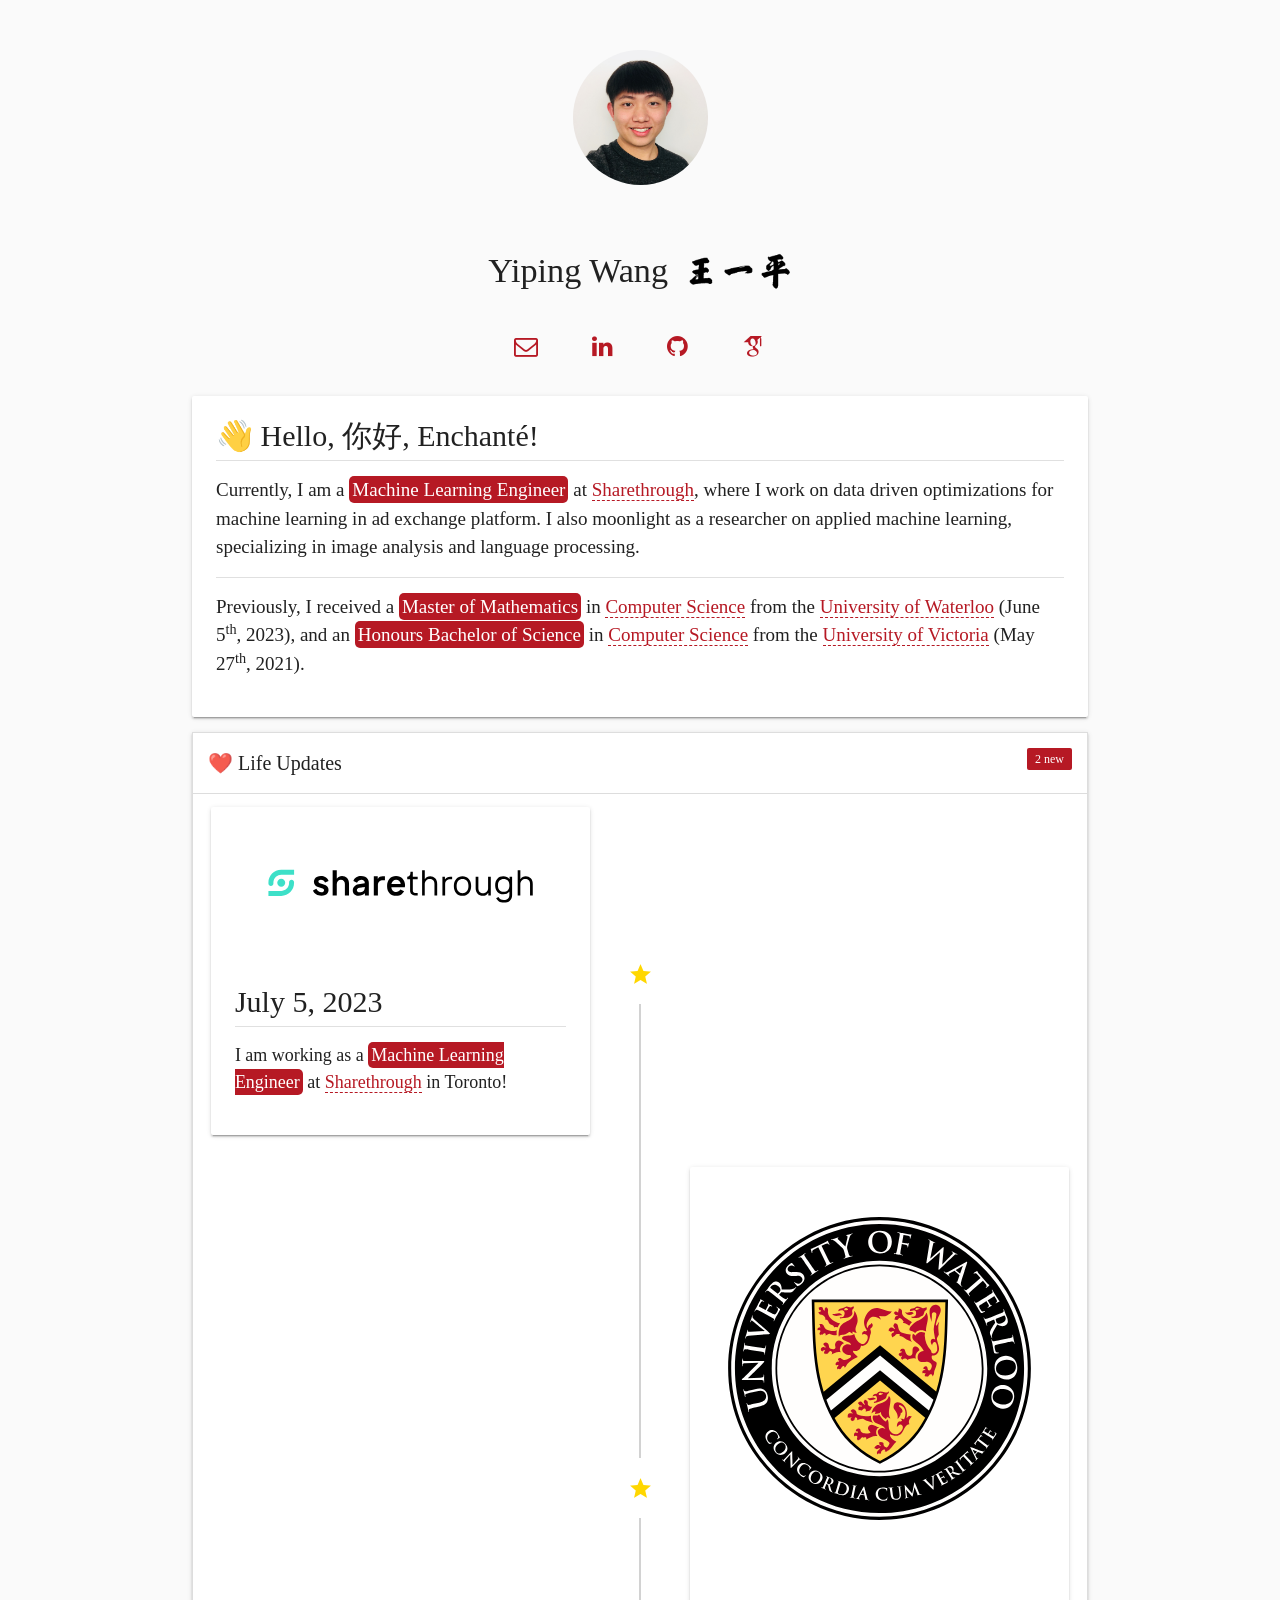
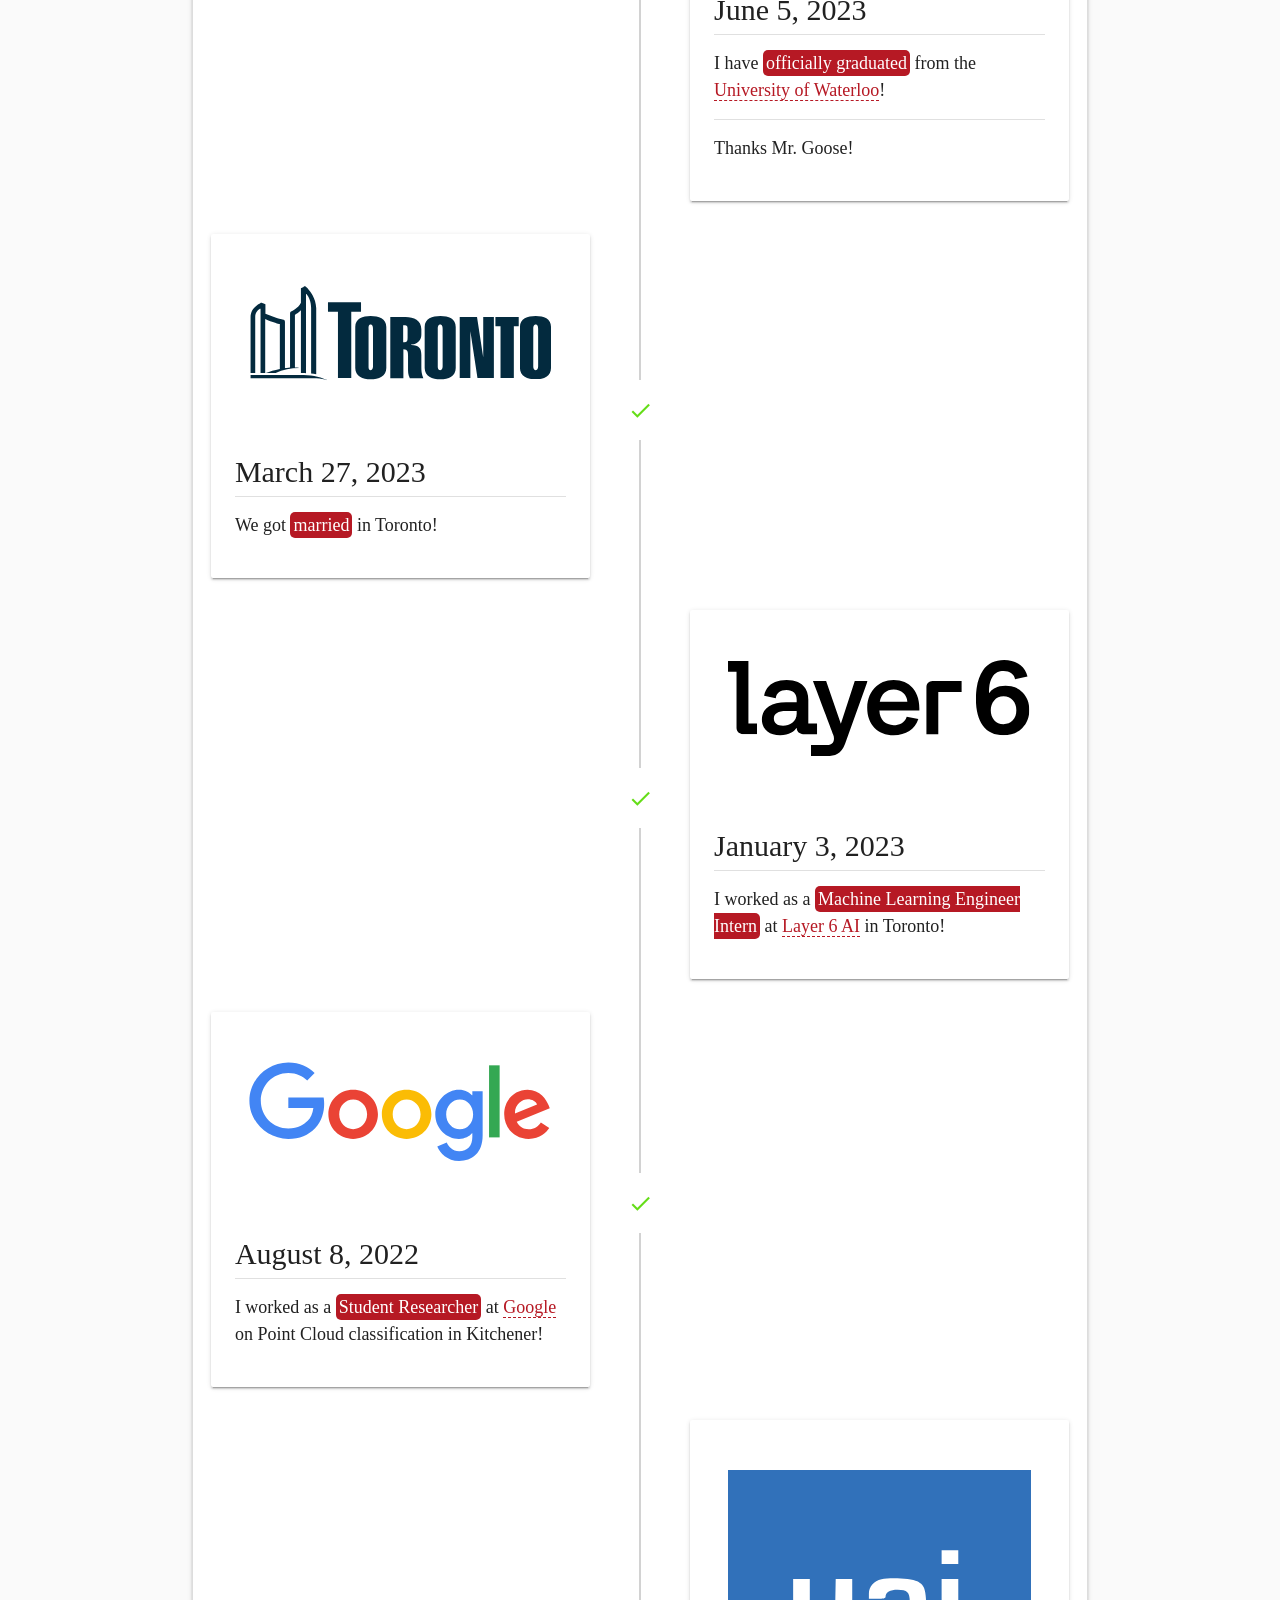
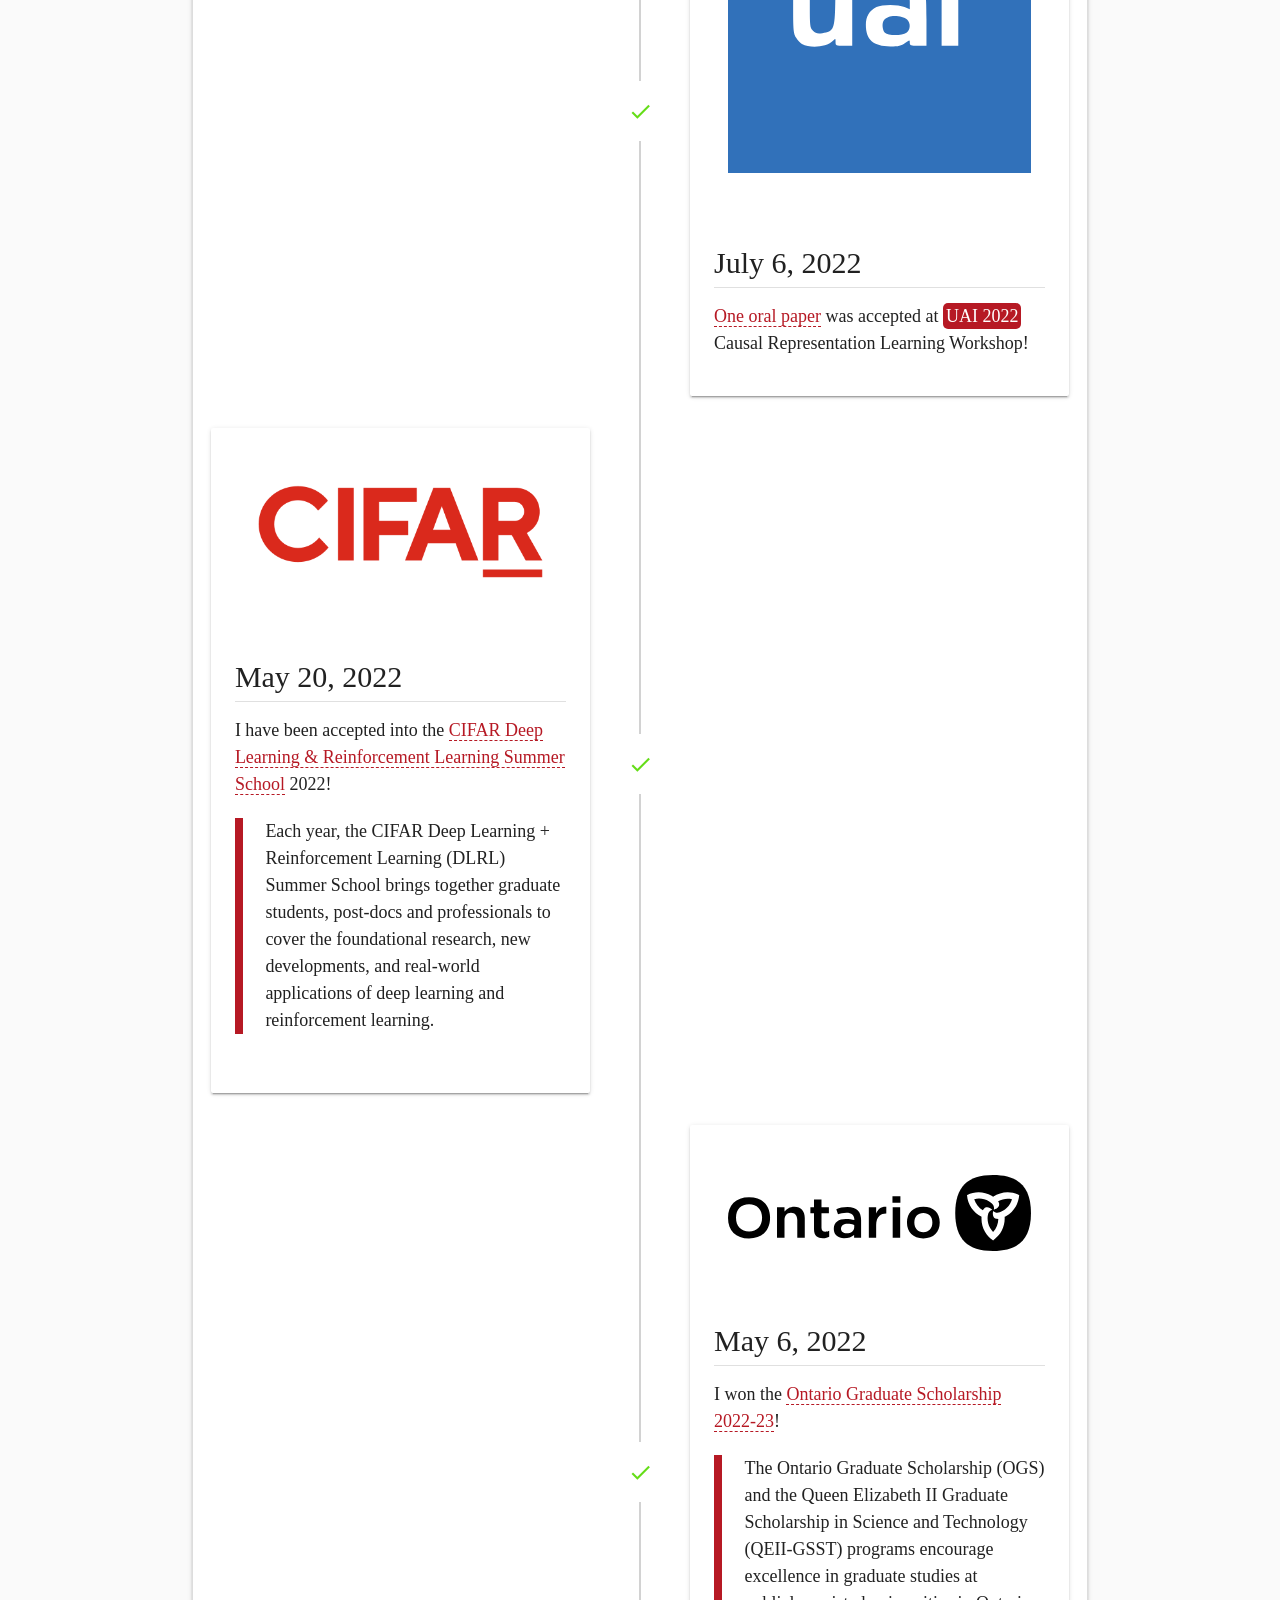
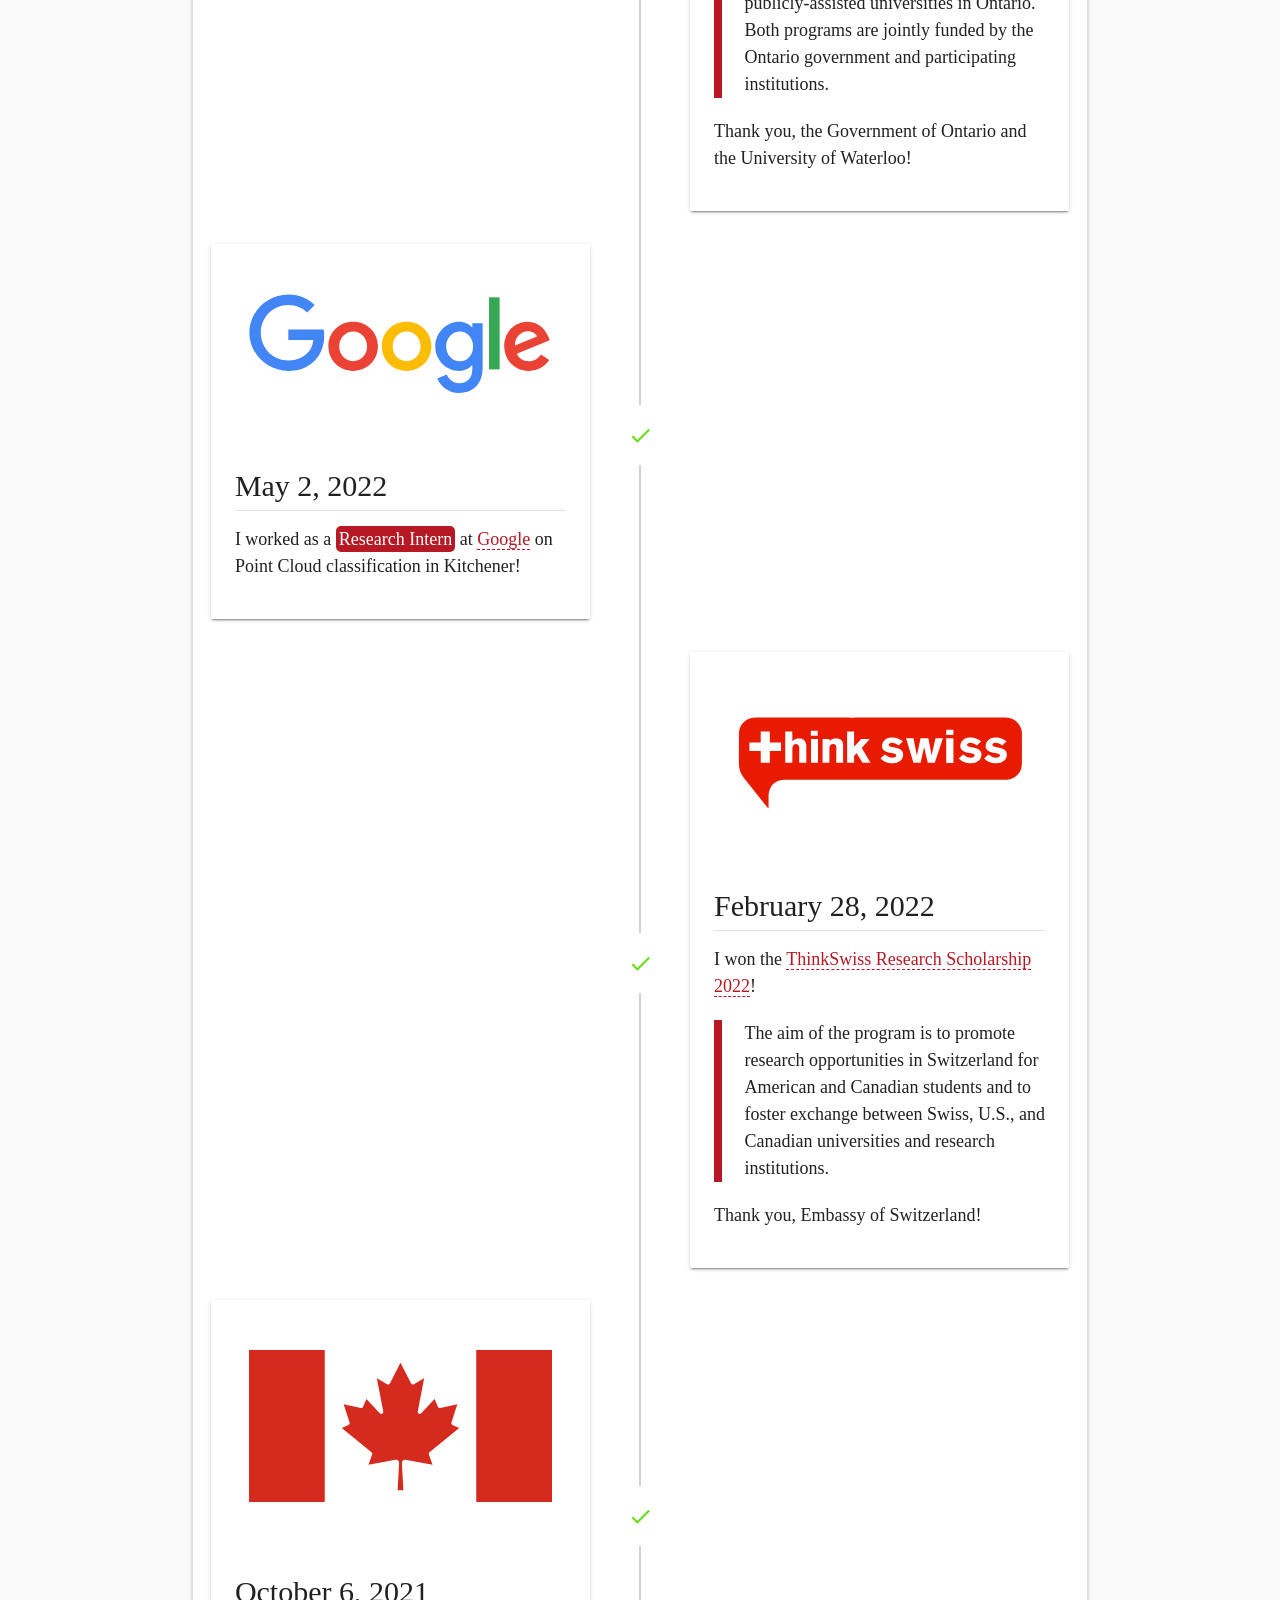
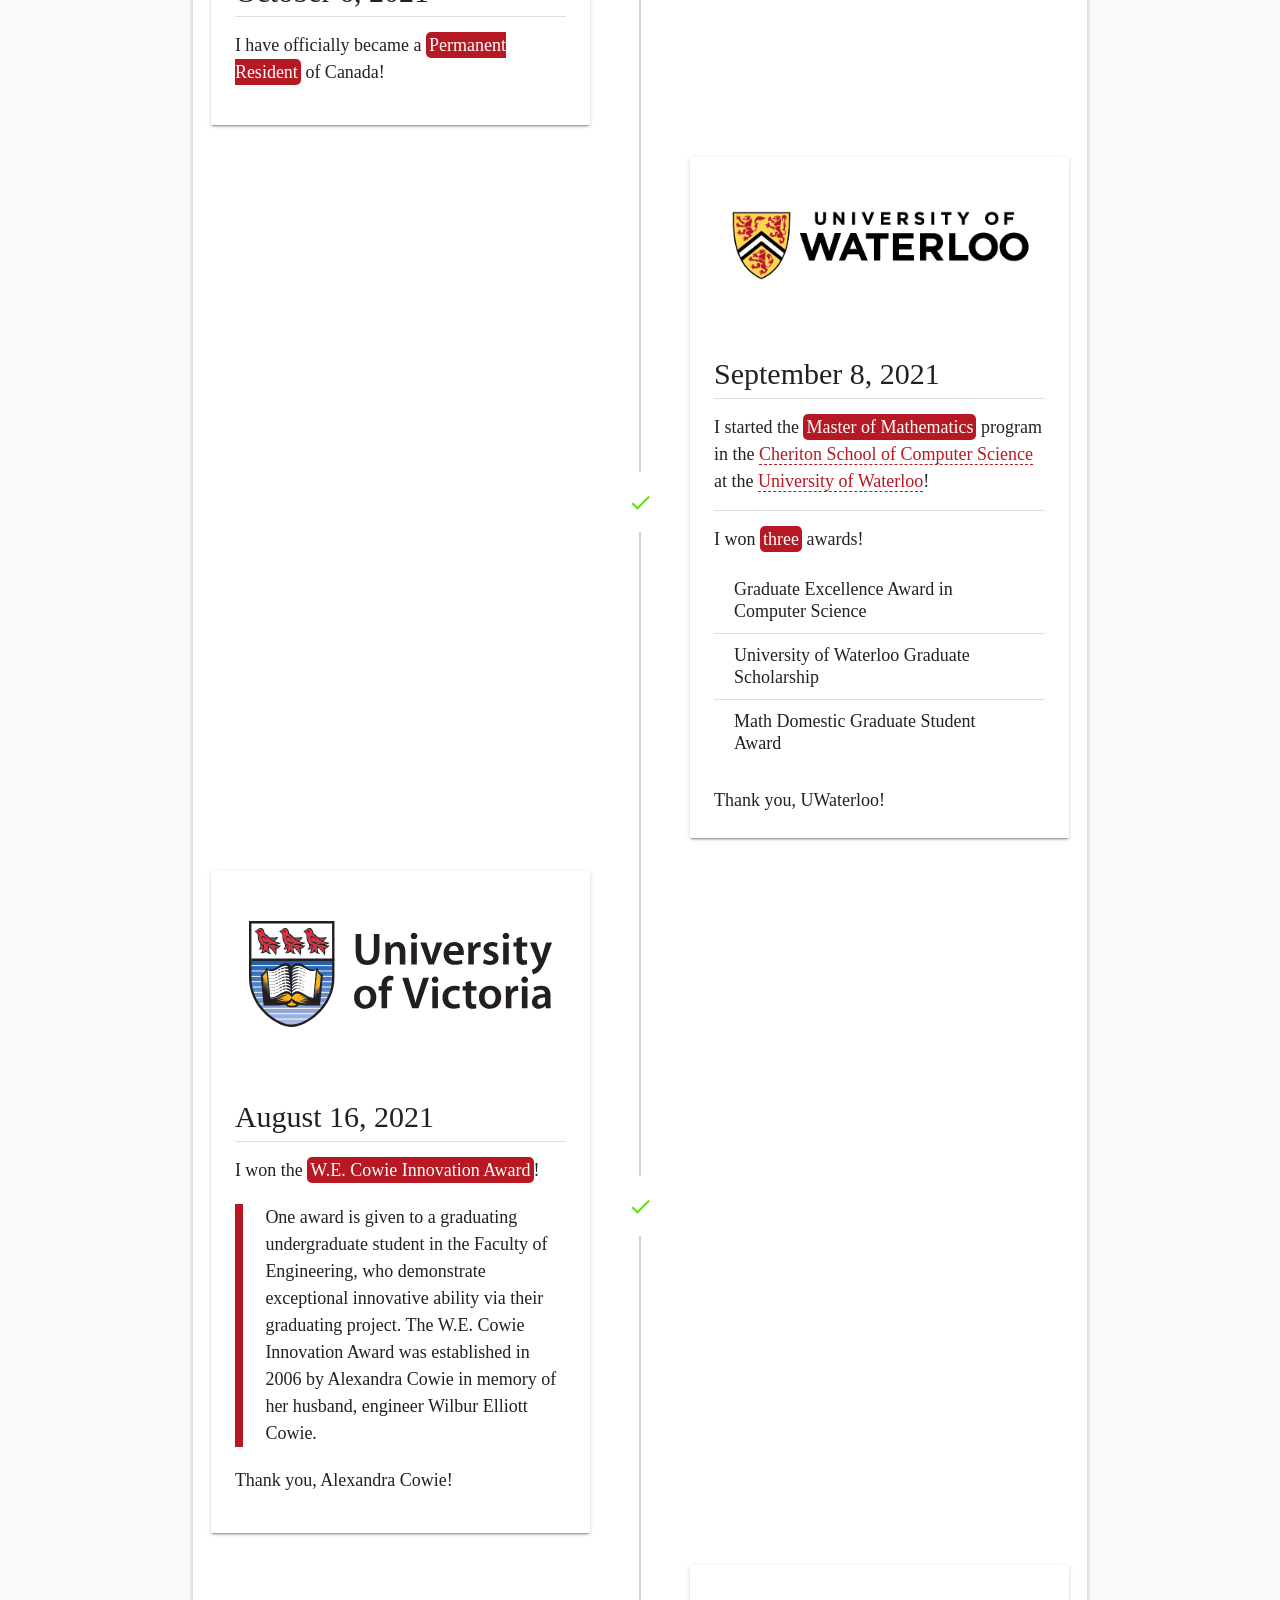
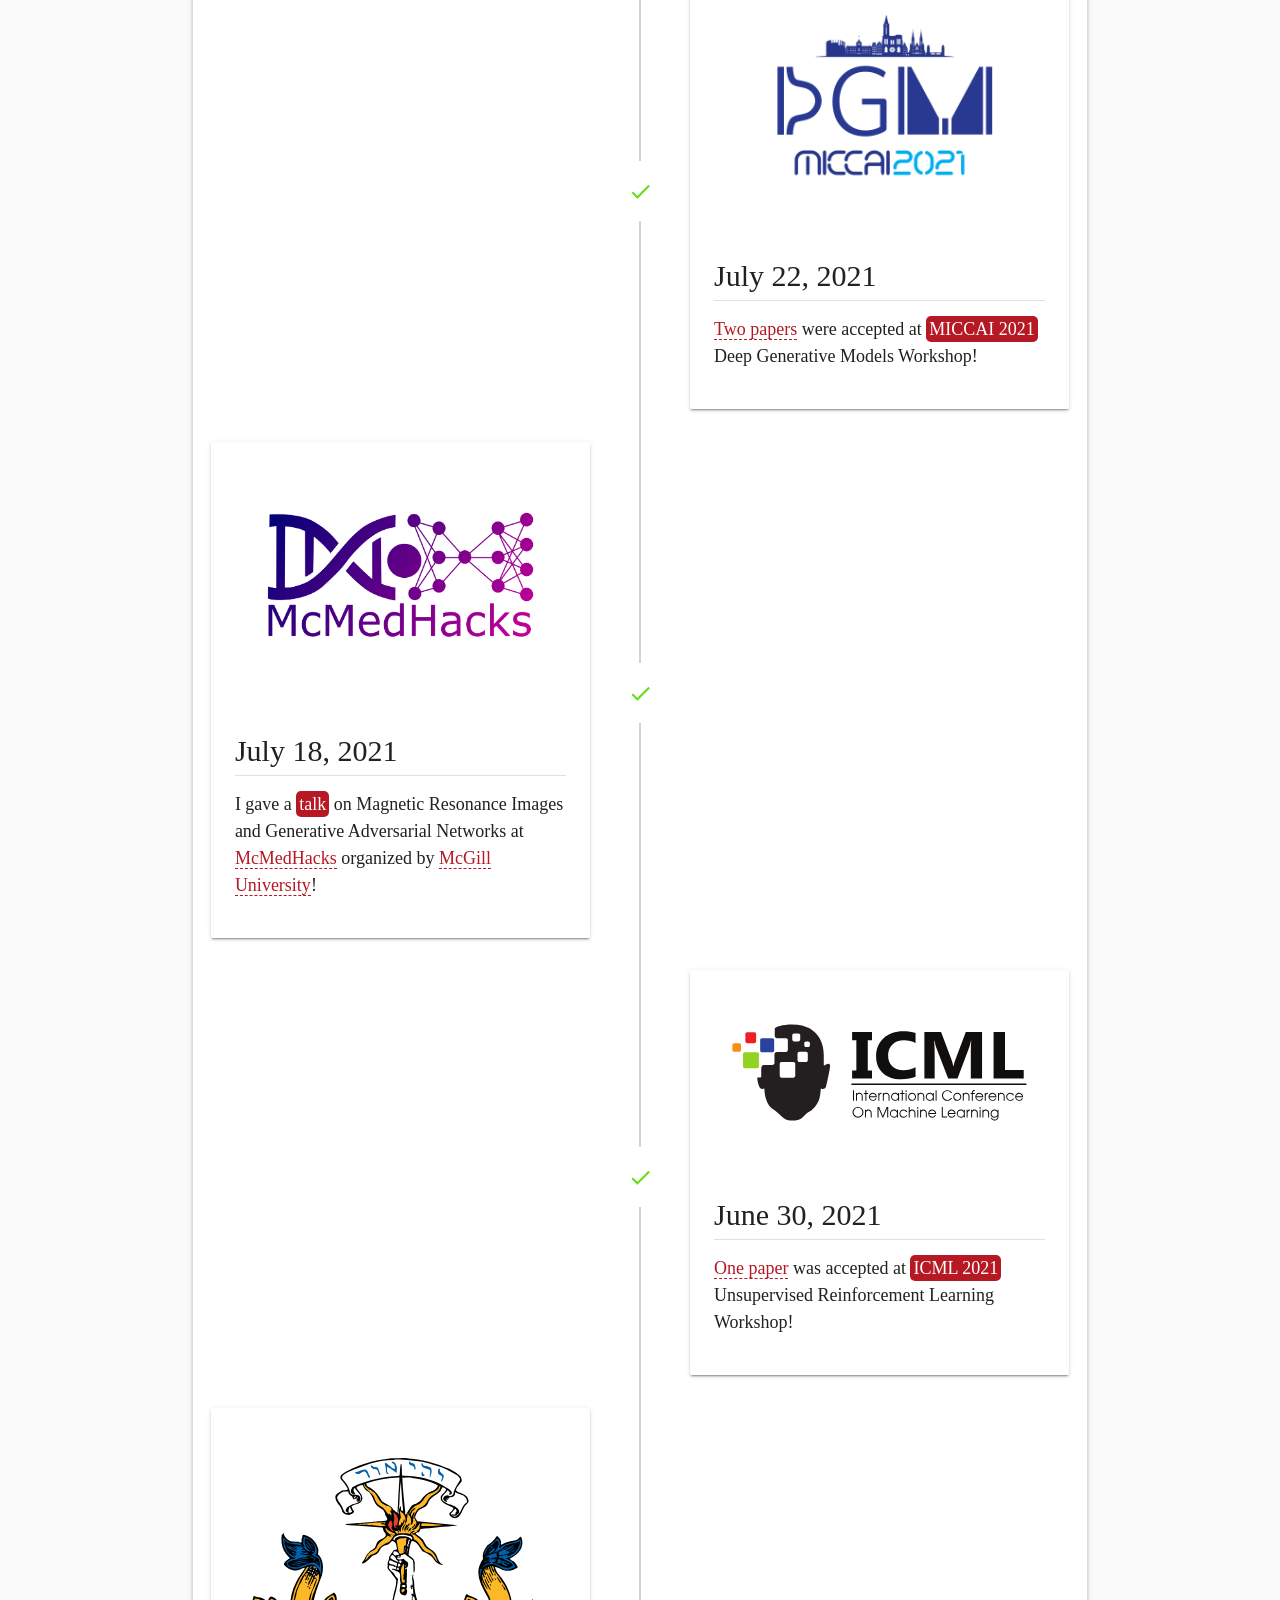
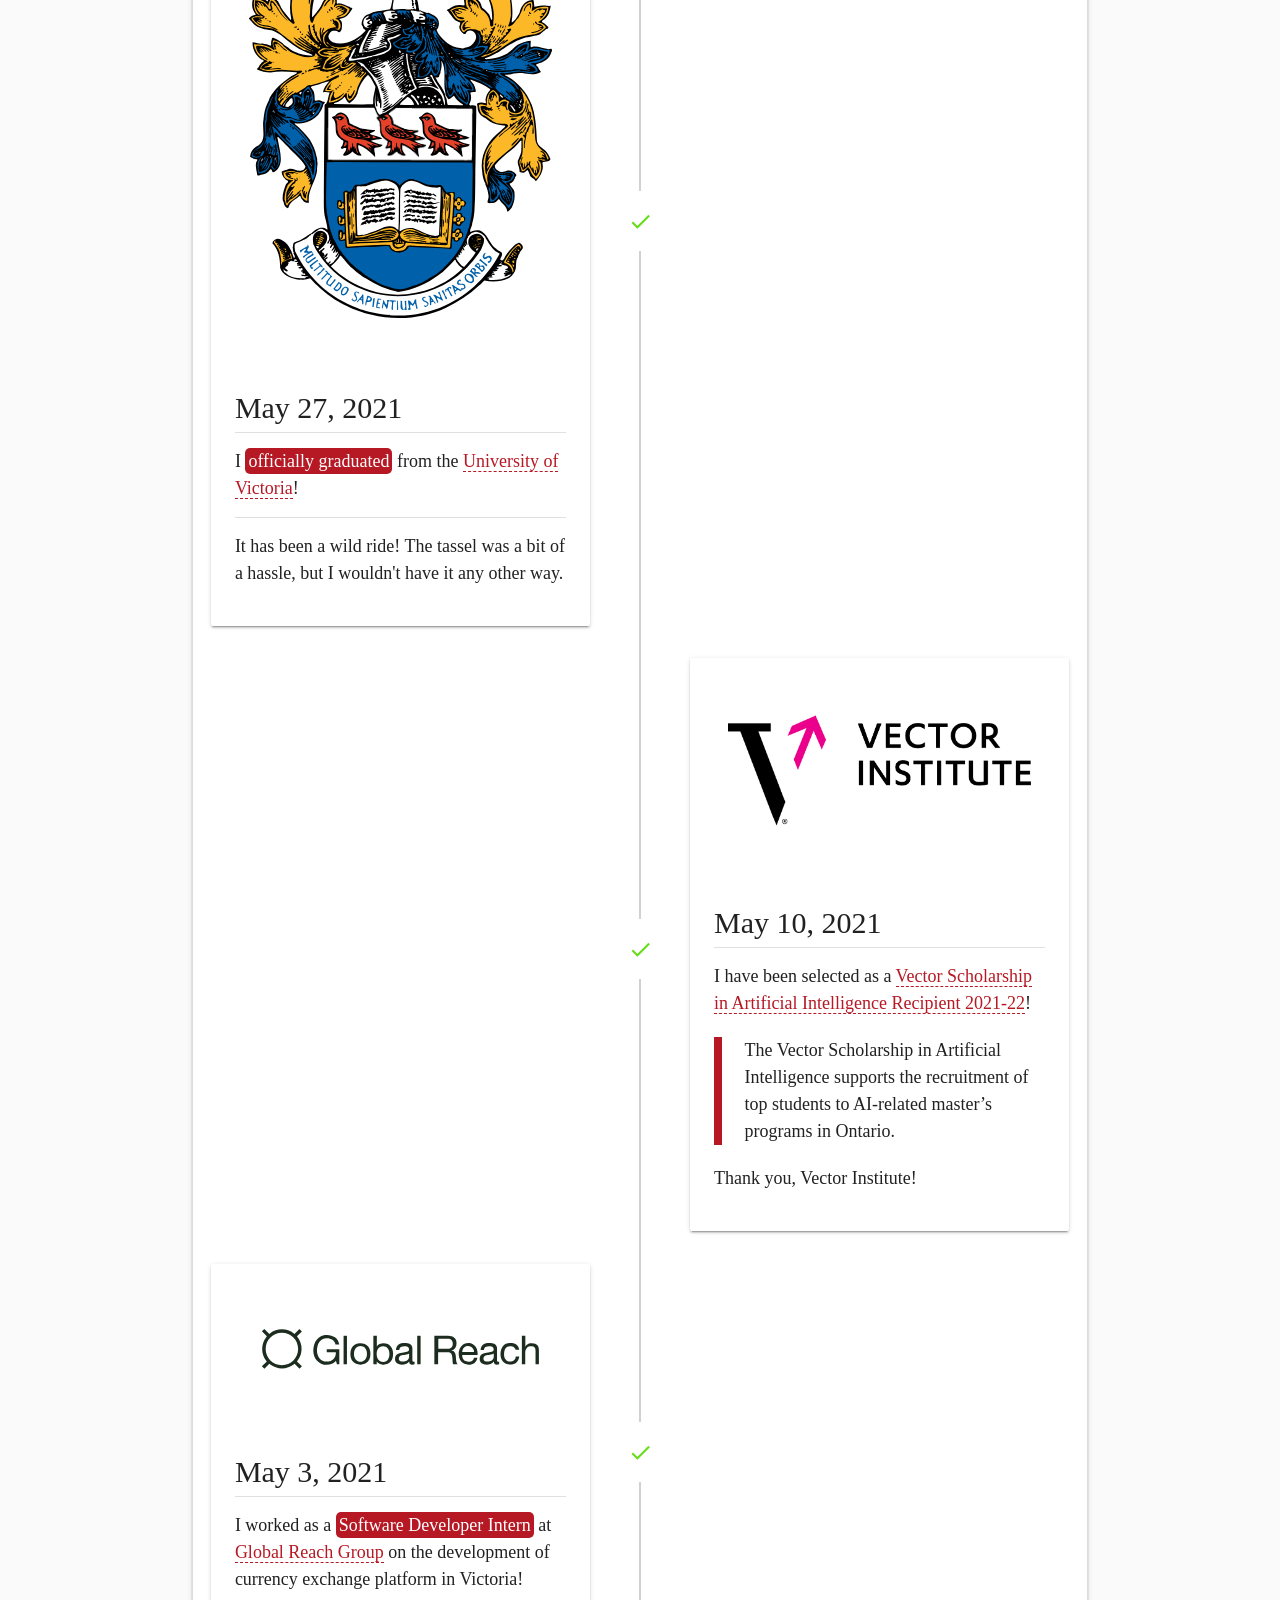
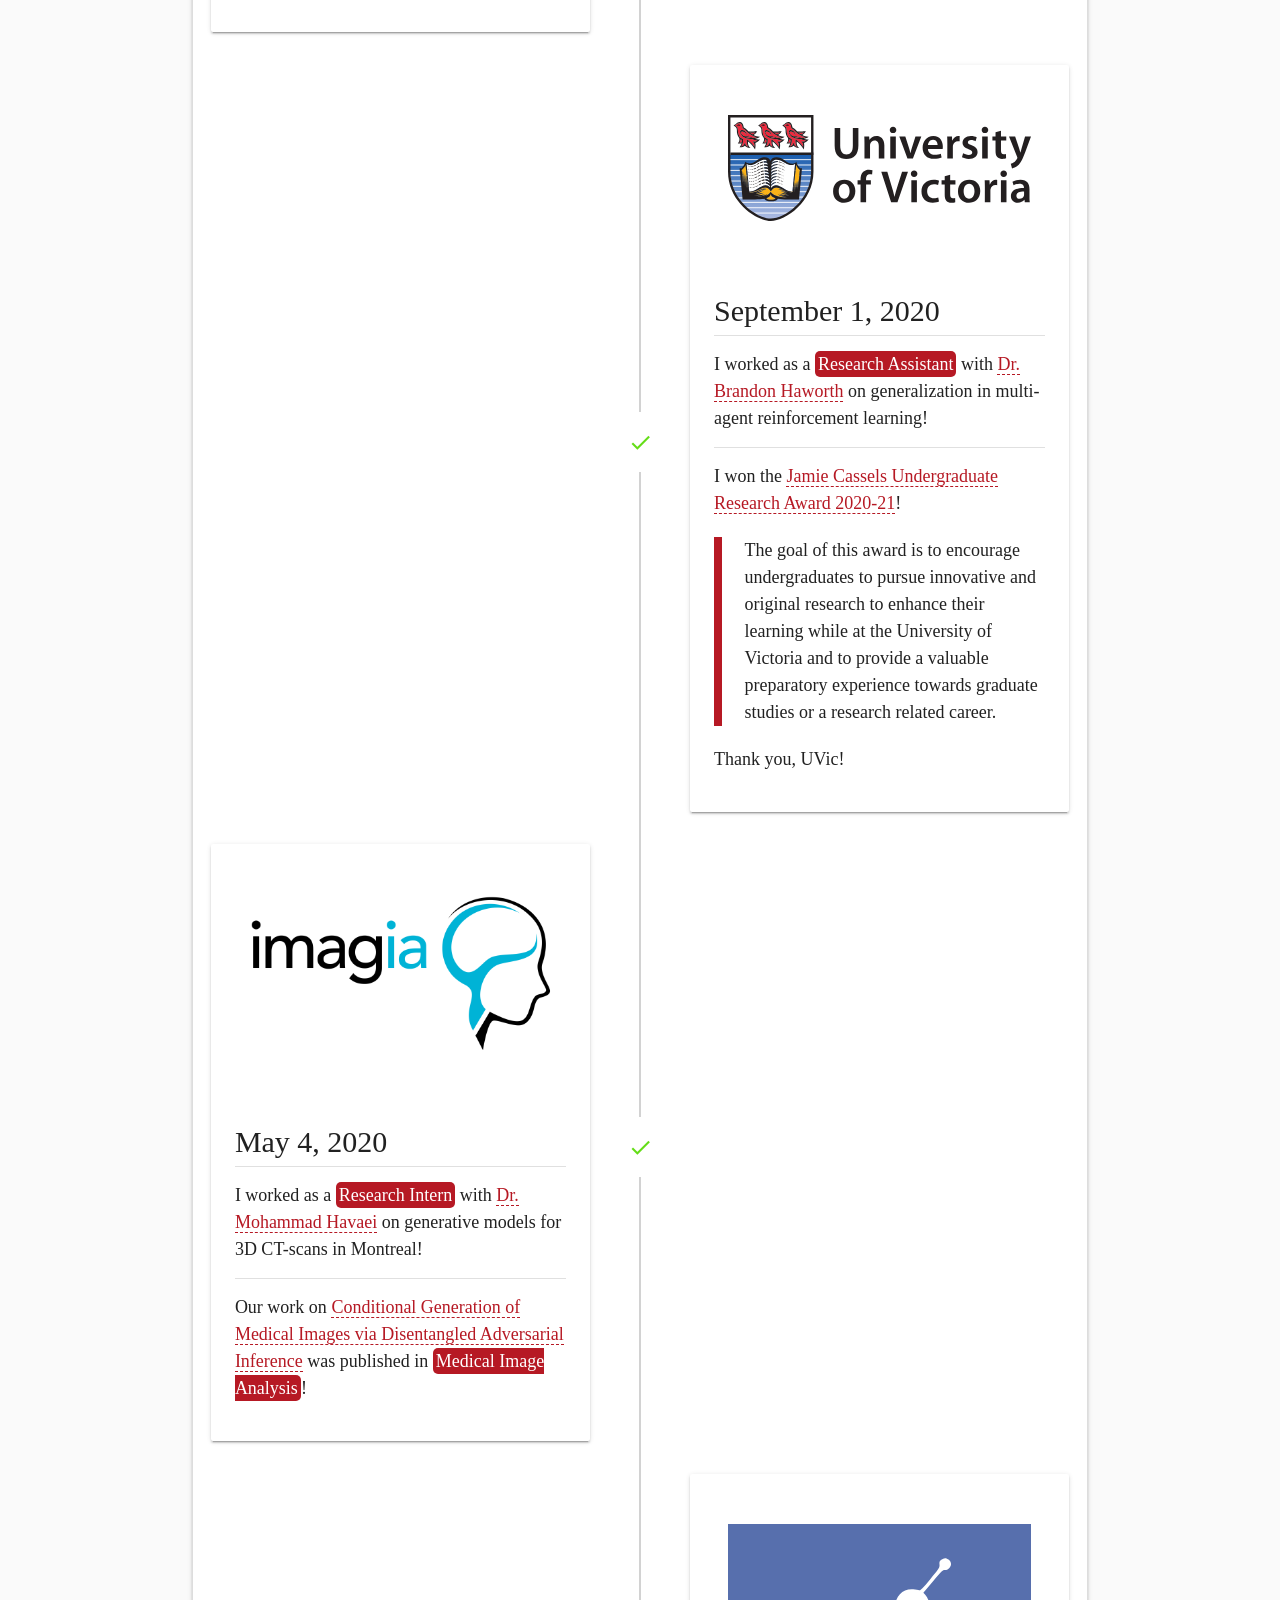
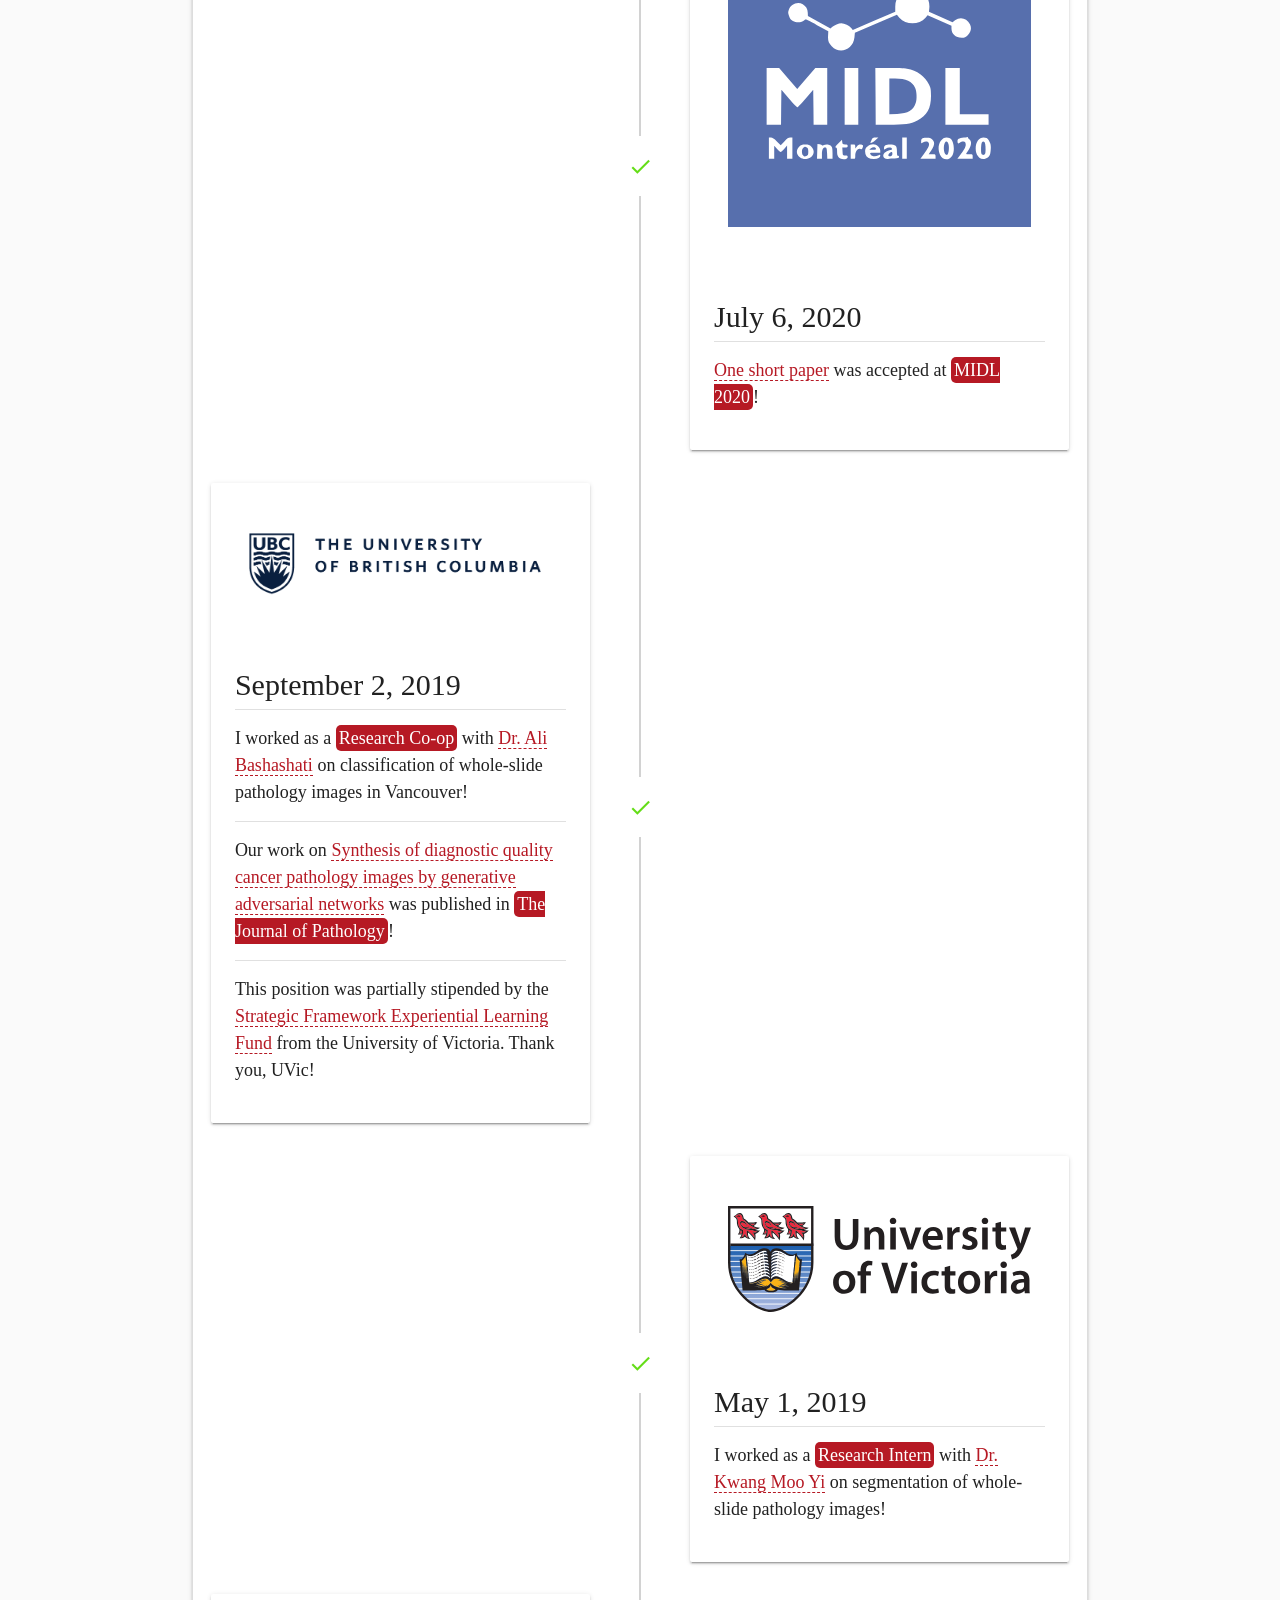
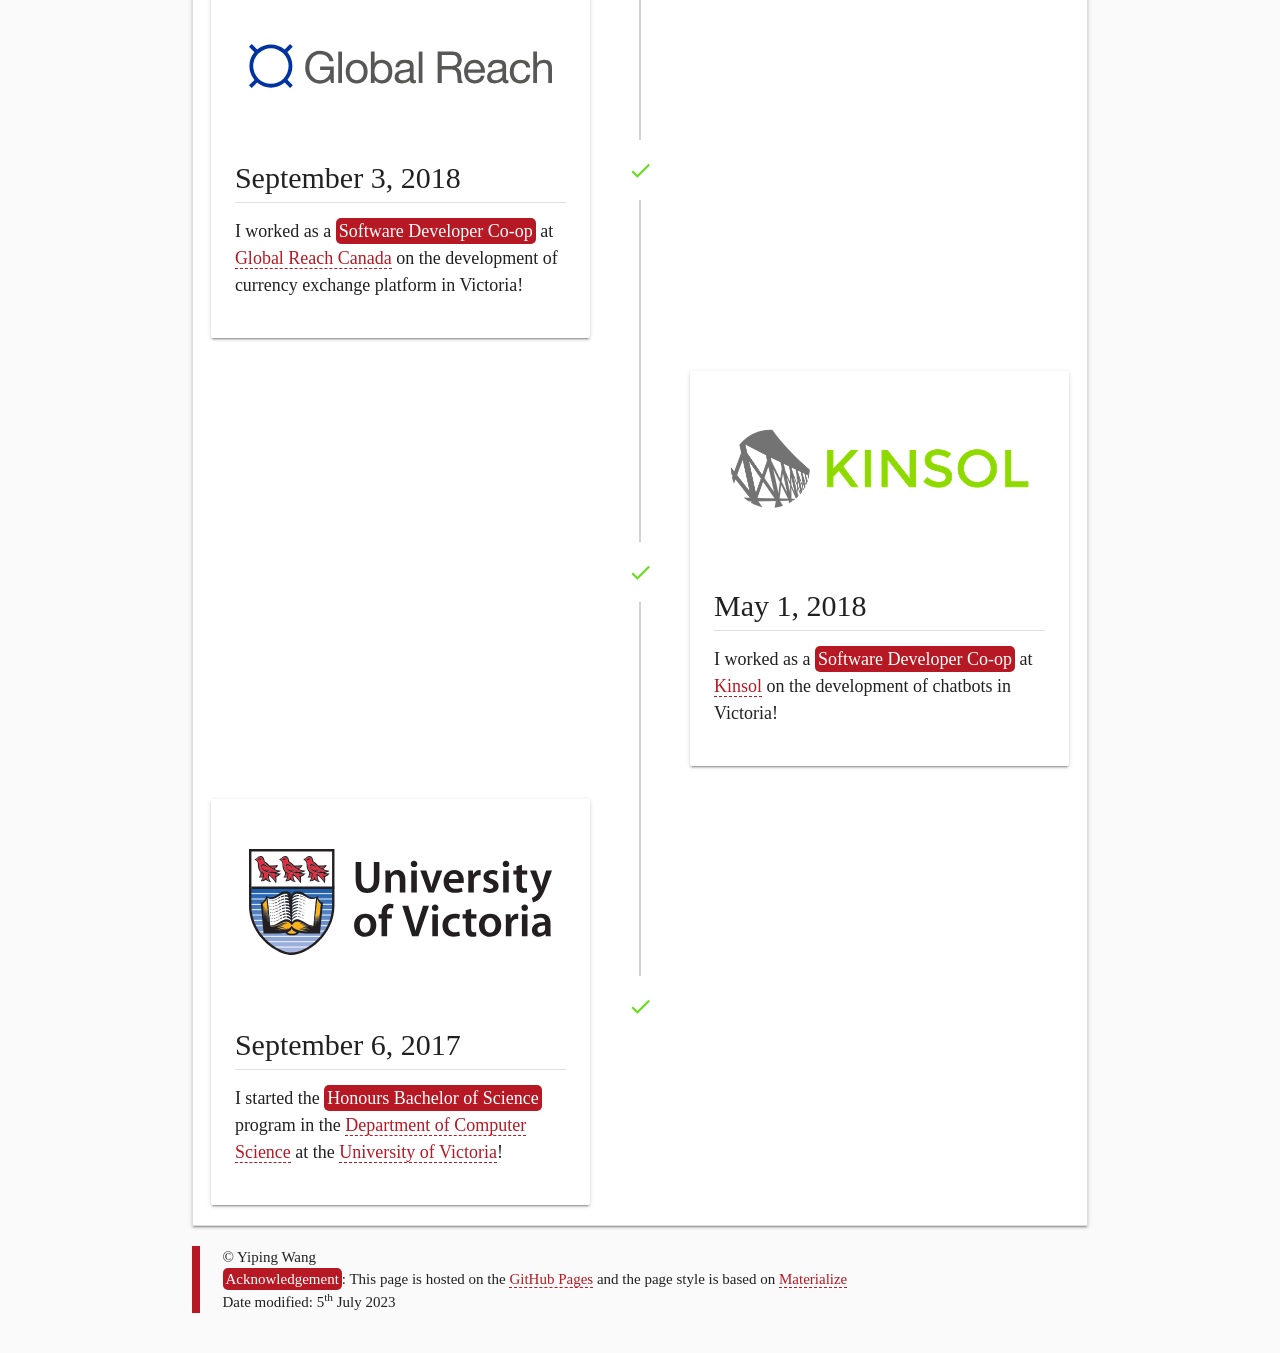
<file: index1.html>
<!DOCTYPE html>
<html lang="en">

<head>
    <meta charset="utf-8">
    <title>Yiping Wang 王一平</title>
    <meta name="author" content="Yiping Wang 王一平" />
    <meta name="viewport"
        content="width=device-width, initial-scale=1.0, minimum-scale=1.0, maximum-scale=1.0, user-scalable=no">
    <link rel="stylesheet" media="screen" href="./css/style.css">
    <link rel="shortcut icon" type="image/x-icon" href="./images/favicon.ico" />
    <!-- import Google's icons -->
    <link rel="stylesheet" href="https://fonts.googleapis.com/icon?family=Material+Icons">
    <link rel="stylesheet" href="./css/academicons.min.css">
    <!-- Compiled and minified jQuery -->
    <script type="text/javascript" src="./scripts/jquery-2.1.1.min.js"></script>
    <!-- Compiled and minified CSS -->
    <link rel="stylesheet" href="./css/materialize.min.css">
    <!-- Compiled and minified JavaScript -->
    <script src="./scripts/materialize.min.js"></script>
    <!-- font awesome -->
    <link rel="stylesheet" href="https://cdnjs.cloudflare.com/ajax/libs/font-awesome/4.7.0/css/font-awesome.min.css">
</head>

<body>
    <!-- avatar image and basic info -->
    <img class="main-avatar" src="images/avatar.jpeg" />
    <div class="center-align">
        <h4 style="display:inline-block;">Yiping Wang</h4>
        <img id="name-pic" height="52" src="images/name.PNG">
    </div>
    <!-- <h6 class="center-align"><span class="highlight-text">MMath @ University of Waterloo</span>
    </h6> -->
    <!-- icons -->
    <ul class="icons center-align">
        <li><a target="_blank" href="mailto:yiping@duck.com"><i class="fa fa-envelope-o" aria-hidden="true"></i></a>
        </li>
        <li><a target="_blank" href="https://www.linkedin.com/in/yiping-wang/"><i class="fa fa-linkedin"></i></a></li>
        <li><a target="_blank" href="https://www.github.com/yiping-wang"><i class="fa fa-github"></i></a></li>
        <li><a target="_blank" href="https://scholar.google.com/citations?user=fSBEPk8AAAAJ&hl=en&authuser=2"><i
                    class="ai ai-google-scholar"></i></a></li>
    </ul>


    <!-- main content -->
    <div class="container">
        <div class="row">
            <div class="col s12 m12 l12 xl12">
                <!-- Introductionary Card -->
                <div class="card section scrollspy" id="introduction">
                    <div class="card-content">
                        <span class="card-title">👋 Hello, 你好, Enchanté!</span>
                        <div class="divider"></div>
                        <div class="section">
                            <p class="card-intro">Currently, I am a <span class="highlight-text">Machine Learning
                                    Engineer</span> at <a target="_blank" href="https://www.sharethrough.com/"><span
                                        class="link-text">Sharethrough</span></a>, where I work on data driven
                                optimizations for machine learning in ad exchange platform. I also moonlight as a researcher on applied machine
                                learning, specializing in image analysis and language processing.
                            </p>
                        </div>
                        <div class="divider"></div>
                        <div class="section">
                            <p class="card-intro">Previously, I received a <span class="highlight-text">Master of
                                    Mathematics</span> in <a target="_blank" href="https://cs.uwaterloo.ca/"><span
                                        class="link-text">Computer Science</span></a> from the <a target="_blank"
                                    href="https://www.uwaterloo.ca"><span class="link-text">University of
                                        Waterloo</span></a> (June 5<sup>th</sup>, 2023), and an <span class="highlight-text">Honours Bachelor
                                    of
                                    Science</span> in <a target="_blank"
                                    href="https://www.uvic.ca/ecs/computerscience/index.php"><span
                                        class="link-text">Computer Science</span></a> from the <a target="_blank"
                                    href="https://www.uvic.ca"><span class="link-text">University
                                        of
                                        Victoria</span></a> (May 27<sup>th</sup>, 2021).
                            </p>
                        </div>
                    </div>
                </div>
                <ul class="collapsible section scrollspy" id="timeline-collapsible">
                    <li>
                        <div class="collapsible-header">❤️
                            Life Updates
                            <span class="new badge">2</span>
                        </div>
                        <div class="collapsible-body" style="padding: 0rem !important;">
                            <div class="container" style="width: 100% !important;">
                                <div class="timeline">
                                    <!-- <div class="timeline-event">
                                        <div class="card timeline-content">
                                            <div class="card-image waves-effect waves-block waves-light">
                                                <img src="images/timeline/bloomberg.svg"
                                                    class="responsive-img activator">
                                            </div>
                                            <div class="card-content">
                                                <span class="card-title activator grey-text text-darken-4">November 23,
                                                    2022</span>
                                                <div class="divider"></div>
                                                <div class="section">
                                                    <p class="collapsible-intro">I will work
                                                        as a <span class="highlight-text">Software
                                                            Engineer</span> at <a target="_blank"
                                                            href="https://www.bloomberg.com/company/"><span
                                                                class="link-text">Bloomberg</span></a> New York in Nov.
                                                        2023!
                                                </div>
                                            </div>
                                        </div>
                                        <div class="timeline-badge-news"><i class="material-icons">grade</i>
                                        </div>
                                    </div> -->
                                    <div class="timeline-event">
                                        <div class="card timeline-content">
                                            <div class="card-image waves-effect waves-block waves-light">
                                                <img src="images/timeline/sharethrough.svg"
                                                    class="responsive-img activator">
                                            </div>
                                            <div class="card-content">
                                                <span class="card-title activator grey-text text-darken-4">July 5,
                                                    2023</span>
                                                <div class="divider"></div>
                                                <div class="section">
                                                    <p class="collapsible-intro">I am working
                                                        as a <span class="highlight-text">Machine Learning
                                                            Engineer</span> at <a target="_blank"
                                                            href="https://www.sharethrough.com/"><span
                                                                class="link-text">Sharethrough</span></a> in Toronto!
                                                </div>
                                            </div>
                                        </div>
                                        <div class="timeline-badge-news"><i class="material-icons">grade</i>
                                        </div>
                                    </div>
                                    <div class="timeline-event">
                                        <div class="card timeline-content">
                                            <div class="card-image waves-effect waves-block waves-light">
                                                <img src="images/timeline/uw_seal.svg" class="responsive-img activator">
                                            </div>
                                            <div class="card-content">
                                                <span class="card-title activator grey-text text-darken-4">June 5,
                                                    2023</span>
                                                <div class="divider"></div>
                                                <div class="section">
                                                    <p class="collapsible-intro">I have <span
                                                            class="highlight-text">officially graduated</span> from the
                                                        <a target="_blank" href="https://www.uwaterloo.ca/"><span
                                                                class="link-text">University of Waterloo</span></a>!
                                                    </p>
                                                </div>
                                                <div class="divider"></div>
                                                <div class="section">
                                                    <p class="collapsible-intro">Thanks Mr. Goose!
                                                    </p>
                                                </div>
                                            </div>
                                        </div>
                                        <div class="timeline-badge-news"><i class="material-icons">grade</i>
                                        </div>
                                    </div>
                                    <div class="timeline-event">
                                        <div class="card timeline-content">
                                            <div class="card-image waves-effect waves-block waves-light">
                                                <img src="images/timeline/toronto_logo.svg"
                                                    class="responsive-img activator">
                                            </div>
                                            <div class="card-content">
                                                <span class="card-title activator grey-text text-darken-4">March 27,
                                                    2023</span>
                                                <div class="divider"></div>
                                                <div class="section">
                                                    <p class="collapsible-intro">We got <span
                                                            class="highlight-text">married</span> in Toronto!
                                                </div>
                                            </div>
                                        </div>
                                        <div class="timeline-badge-done"><i class="material-icons">check</i>
                                        </div>
                                    </div>
                                    <div class="timeline-event">
                                        <div class="card timeline-content">
                                            <div class="card-image waves-effect waves-block waves-light">
                                                <img src="images/timeline/layer6.svg" class="responsive-img activator">
                                            </div>
                                            <div class="card-content">
                                                <span class="card-title activator grey-text text-darken-4">January 3,
                                                    2023</span>
                                                <div class="divider"></div>
                                                <div class="section">
                                                    <p class="collapsible-intro">I worked as a <span
                                                            class="highlight-text">Machine Learning
                                                            Engineer Intern</span> at <a target="_blank"
                                                            href="https://layer6.ai"><span class="link-text">Layer 6
                                                                AI</span></a> in Toronto!
                                                </div>
                                            </div>
                                        </div>
                                        <div class="timeline-badge-done"><i class="material-icons">check</i>
                                        </div>
                                    </div>
                                    <div class="timeline-event">
                                        <div class="card timeline-content">
                                            <div class="card-image waves-effect waves-block waves-light">
                                                <img src="images/timeline/google.svg" class="responsive-img activator">
                                            </div>
                                            <div class="card-content">
                                                <span class="card-title activator grey-text text-darken-4">August 8,
                                                    2022</span>
                                                <div class="divider"></div>
                                                <div class="section">
                                                    <p class="collapsible-intro">I worked as a <span
                                                            class="highlight-text">Student Researcher</span> at
                                                        <a target="_blank" href="https://research.google/"><span
                                                                class="link-text">Google</span></a> on
                                                        Point Cloud classification in Kitchener!
                                                    </p>
                                                </div>
                                            </div>
                                        </div>
                                        <div class="timeline-badge-done"><i class="material-icons">check</i>
                                        </div>
                                    </div>
                                    <div class="timeline-event">
                                        <div class="card timeline-content">
                                            <div class="card-image waves-effect waves-block waves-light">
                                                <img src="images/timeline/uai.svg" class="responsive-img activator">
                                            </div>
                                            <div class="card-content">
                                                <span class="card-title activator grey-text text-darken-4">July 6,
                                                    2022</span>
                                                <div class="divider"></div>
                                                <div class="section">
                                                    <p class="collapsible-intro"><a target="_blank"
                                                            href="https://openreview.net/forum?id=vtWagx1luOX"><span
                                                                class="link-text">One
                                                                oral paper</span></a> was accepted at <span
                                                            class="highlight-text">UAI 2022</span> Causal Representation
                                                        Learning Workshop!
                                                    </p>
                                                </div>
                                                </p>
                                            </div>
                                        </div>
                                        <div class="timeline-badge-done"><i class="material-icons">check</i>
                                        </div>
                                    </div>
                                    <div class="timeline-event">
                                        <div class="card timeline-content">
                                            <div class="card-image waves-effect waves-block waves-light">
                                                <img src="images/timeline/cifar.png" class="responsive-img activator">
                                            </div>
                                            <div class="card-content">
                                                <span class="card-title activator grey-text text-darken-4">May 20,
                                                    2022</span>
                                                <div class="divider"></div>
                                                <div class="section">
                                                    <p class="collapsible-intro">I have been accepted into the <a
                                                            target="_blank" href="https://dlrl.ca/"><span
                                                                class="link-text">CIFAR Deep Learning & Reinforcement
                                                                Learning Summer School</a> 2022!
                                                    </p>
                                                    <blockquote>
                                                        <p class="collapsible-intro">Each year, the CIFAR Deep Learning
                                                            + Reinforcement Learning (DLRL) Summer School brings
                                                            together graduate students, post-docs and professionals to
                                                            cover the foundational research, new developments, and
                                                            real-world applications of deep learning and reinforcement
                                                            learning.
                                                        </p>
                                                    </blockquote>
                                                </div>
                                                </p>
                                            </div>
                                        </div>
                                        <div class="timeline-badge-done"><i class="material-icons">check</i>
                                        </div>
                                    </div>
                                    <div class="timeline-event">
                                        <div class="card timeline-content">
                                            <div class="card-image waves-effect waves-block waves-light">
                                                <img src="images/timeline/ontario.svg" class="responsive-img activator">
                                            </div>
                                            <div class="card-content">
                                                <span class="card-title activator grey-text text-darken-4">May 6,
                                                    2022</span>
                                                <div class="divider"></div>
                                                <div class="section">
                                                    <p class="collapsible-intro">I won the <a target="_blank"
                                                            href="https://osap.gov.on.ca/OSAPPortal/en/A-ZListofAid/PRDR019245.html"><span
                                                                class="link-text">Ontario Graduate Scholarship
                                                                2022-23</a>!
                                                    </p>
                                                    <blockquote>
                                                        <p class="collapsible-intro">The Ontario Graduate Scholarship
                                                            (OGS)
                                                            and the Queen Elizabeth II Graduate Scholarship in Science
                                                            and
                                                            Technology (QEII-GSST) programs encourage excellence in
                                                            graduate
                                                            studies at publicly-assisted universities in Ontario. Both
                                                            programs are jointly funded by the Ontario government and
                                                            participating institutions.
                                                        </p>
                                                    </blockquote>
                                                    <p class="collapsible-intro">Thank you, the Government of Ontario
                                                        and
                                                        the University of Waterloo!
                                                </div>
                                                </p>
                                            </div>
                                        </div>
                                        <div class="timeline-badge-done"><i class="material-icons">check</i>
                                        </div>
                                    </div>
                                    <div class="timeline-event">
                                        <div class="card timeline-content">
                                            <div class="card-image waves-effect waves-block waves-light">
                                                <img src="images/timeline/google.svg" class="responsive-img activator">
                                            </div>
                                            <div class="card-content">
                                                <span class="card-title activator grey-text text-darken-4">May 2,
                                                    2022</span>
                                                <div class="divider"></div>
                                                <div class="section">
                                                    <p class="collapsible-intro">I worked as a <span
                                                            class="highlight-text">Research Intern</span> at
                                                        <a target="_blank" href="https://research.google/"><span
                                                                class="link-text">Google</span></a> on
                                                        Point Cloud classification in Kitchener!
                                                    </p>
                                                </div>
                                            </div>
                                        </div>
                                        <div class="timeline-badge-done"><i class="material-icons">check</i>
                                        </div>
                                    </div>
                                    <div class="timeline-event">
                                        <div class="card timeline-content">
                                            <div class="card-image waves-effect waves-block waves-light">
                                                <img src="images/timeline/thinkswiss.svg"
                                                    class="responsive-img activator">
                                            </div>
                                            <div class="card-content">
                                                <span class="card-title activator grey-text text-darken-4">February 28,
                                                    2022</span>
                                                <div class="divider"></div>
                                                <div class="section">
                                                    <p class="collapsible-intro">I won the <a target="_blank"
                                                            href="https://thinkswiss.org/research-scholarship/"><span
                                                                class="link-text">ThinkSwiss
                                                                Research Scholarship 2022</span></a>!
                                                    </p>
                                                    <blockquote>
                                                        <p class="collapsible-intro">The aim of the program is to
                                                            promote research opportunities in Switzerland for American
                                                            and Canadian students and to foster exchange between Swiss,
                                                            U.S., and Canadian universities and research institutions.
                                                        </p>
                                                    </blockquote>
                                                    <p class="collapsible-intro">Thank you, Embassy of Switzerland!
                                                    </p>
                                                </div>
                                            </div>
                                        </div>
                                        <div class="timeline-badge-done"><i class="material-icons">check</i>
                                        </div>
                                    </div>
                                    <div class="timeline-event">
                                        <div class="card timeline-content">
                                            <div class="card-image waves-effect waves-block waves-light">
                                                <img src="images/timeline/ca_flag.svg" class="responsive-img activator">
                                            </div>
                                            <div class="card-content">
                                                <span class="card-title activator grey-text text-darken-4">October 6,
                                                    2021</span>
                                                <div class="divider"></div>
                                                <div class="section">
                                                    <p class="collapsible-intro">I have officially became a <span
                                                            class="highlight-text">Permanent Resident</span> of Canada!
                                                    </p>
                                                </div>
                                            </div>
                                        </div>
                                        <div class="timeline-badge-done"><i class="material-icons">check</i>
                                        </div>
                                    </div>
                                    <div class="timeline-event">
                                        <div class="card timeline-content">
                                            <div class="card-image waves-effect waves-block waves-light">
                                                <img src="images/uw.png" class="responsive-img activator">
                                            </div>
                                            <div class="card-content">
                                                <span class="card-title activator grey-text text-darken-4">September 8,
                                                    2021</span>
                                                <div class="divider"></div>
                                                <div class="section">
                                                    <p class="collapsible-intro">I started the <span
                                                            class="highlight-text">Master of Mathematics</span> program
                                                        in
                                                        the <a target="_blank" href="https://cs.uwaterloo.ca/"><span
                                                                class="link-text">Cheriton School of Computer
                                                                Science</span></a> at the <a target="_blank"
                                                            href="https://www.uwaterloo.ca"><span
                                                                class="link-text">University of
                                                                Waterloo</span></a>!</p>
                                                </div>
                                                <div class="divider"></div>
                                                <div class="section">
                                                    <p class="collapsible-intro">I won <span
                                                            class="highlight-text">three</span> awards!
                                                    </p>
                                                </div>
                                                <ul class="collection">
                                                    <li class="collection-item">Graduate Excellence Award in Computer
                                                        Science</li>
                                                    <li class="collection-item">University of Waterloo Graduate
                                                        Scholarship</li>
                                                    <li class="collection-item">Math Domestic Graduate Student Award
                                                    </li>
                                                </ul>
                                                <br>
                                                <p class="collapsible-intro">Thank you, UWaterloo!
                                                </p>
                                            </div>
                                        </div>
                                        <div class="timeline-badge-done"><i class="material-icons">check</i>
                                        </div>
                                    </div>
                                    <div class="timeline-event">
                                        <div class="card timeline-content">
                                            <div class="card-image waves-effect waves-block waves-light">
                                                <img src="images/uvic.svg" class="responsive-img activator">
                                            </div>
                                            <div class="card-content">
                                                <span class="card-title activator grey-text text-darken-4">August 16,
                                                    2021</span>
                                                <div class="divider"></div>
                                                <div class="section">
                                                    <p class="collapsible-intro">I won the <span
                                                            class="highlight-text">W.E. Cowie Innovation
                                                            Award</span>!
                                                    </p>
                                                    <blockquote>
                                                        <p class="collapsible-intro">One award is given to a
                                                            graduating
                                                            undergraduate student in the Faculty of
                                                            Engineering,
                                                            who demonstrate exceptional innovative ability via their
                                                            graduating project. The W.E. Cowie Innovation Award was
                                                            established in
                                                            2006 by Alexandra Cowie in memory of her husband, engineer
                                                            Wilbur Elliott Cowie.</p>
                                                    </blockquote>
                                                    <p class="collapsible-intro">Thank you, Alexandra Cowie!</p>
                                                </div>
                                            </div>
                                        </div>
                                        <div class="timeline-badge-done"><i class="material-icons">check</i>
                                        </div>
                                    </div>
                                    <div class="timeline-event">
                                        <div class="card timeline-content">
                                            <div class="card-image waves-effect waves-block waves-light">
                                                <img src="images/timeline/dgm_miccai2021.png"
                                                    class="responsive-img activator">
                                            </div>
                                            <div class="card-content">
                                                <span class="card-title activator grey-text text-darken-4">July 22,
                                                    2021</span>
                                                <div class="divider"></div>
                                                <div class="section">
                                                    <p class="collapsible-intro"><a target="_blank"
                                                            href="https://dgm4miccai.github.io/"><span
                                                                class="link-text">Two
                                                                papers</span></a> were accepted at <span
                                                            class="highlight-text">MICCAI 2021</span> Deep Generative
                                                        Models
                                                        Workshop!
                                                    </p>
                                                </div>
                                            </div>
                                        </div>
                                        <div class="timeline-badge-done"><i class="material-icons">check</i>
                                        </div>
                                    </div>
                                    <div class="timeline-event">
                                        <div class="card timeline-content">
                                            <div class="card-image waves-effect waves-block waves-light">
                                                <img src="images/timeline/mcgill_workshop.png"
                                                    class="responsive-img activator">
                                            </div>
                                            <div class="card-content">
                                                <span class="card-title activator grey-text text-darken-4">July 18,
                                                    2021</span>
                                                <div class="divider"></div>
                                                <div class="section">
                                                    <p class="collapsible-intro">I gave a <span
                                                            class="highlight-text">talk</span>
                                                        on Magnetic Resonance Images and
                                                        Generative Adversarial Networks at
                                                        <a target="_blank" href="https://mcmedhacks.com/"><span
                                                                class="link-text">McMedHacks</span></a> organized by <a
                                                            target="_blank"
                                                            href="https://www.mcgill.ca/medphys/shirin-enger-research/"><span
                                                                class="link-text">McGill University</span></a>!
                                                    </p>
                                                </div>
                                            </div>
                                        </div>
                                        <div class="timeline-badge-done"><i class="material-icons">check</i>
                                        </div>
                                    </div>
                                    <div class="timeline-event">
                                        <div class="card timeline-content">
                                            <div class="card-image waves-effect waves-block waves-light">
                                                <img src="images/timeline/icml.svg" class="responsive-img activator">
                                            </div>
                                            <div class="card-content">
                                                <span class="card-title activator grey-text text-darken-4">June 30,
                                                    2021</span>
                                                <div class="divider"></div>
                                                <div class="section">
                                                    <p class="collapsible-intro"><a target="_blank"
                                                            href="https://openreview.net/forum?id=IsZvxyJzqBu"><span
                                                                class="link-text">One
                                                                paper</span></a> was accepted at <span
                                                            class="highlight-text">ICML 2021</span> Unsupervised
                                                        Reinforcement
                                                        Learning Workshop!
                                                    </p>
                                                </div>
                                            </div>
                                        </div>
                                        <div class="timeline-badge-done"><i class="material-icons">check</i>
                                        </div>
                                    </div>
                                    <div class="timeline-event">
                                        <div class="card timeline-content">
                                            <div class="card-image waves-effect waves-block waves-light">
                                                <img src="images/timeline/uvic_seal.svg"
                                                    class="responsive-img activator">
                                            </div>
                                            <div class="card-content">
                                                <span class="card-title activator grey-text text-darken-4">May 27,
                                                    2021</span>
                                                <div class="divider"></div>
                                                <div class="section">
                                                    <p class="collapsible-intro">I <span
                                                            class="highlight-text">officially graduated</span> from the
                                                        <a target="_blank" href="https://www.uvic.ca/"><span
                                                                class="link-text">University of Victoria</span></a>!
                                                    </p>
                                                </div>
                                                <div class="divider"></div>
                                                <div class="section">
                                                    <p class="collapsible-intro">It has been a wild ride! The tassel was
                                                        a bit of a hassle, but I wouldn't have it any other way.
                                                    </p>
                                                </div>
                                            </div>
                                        </div>
                                        <div class="timeline-badge-done"><i class="material-icons">check</i>
                                        </div>
                                    </div>
                                    <div class="timeline-event">
                                        <div class="card timeline-content">
                                            <div class="card-image waves-effect waves-block waves-light">
                                                <img src="images/timeline/vector.png" class="responsive-img activator">
                                            </div>
                                            <div class="card-content">
                                                <span class="card-title activator grey-text text-darken-4">May 10,
                                                    2021</span>
                                                <div class="divider"></div>
                                                <div class="section">
                                                    <p class="collapsible-intro">I have been selected as a <a
                                                            target="_blank"
                                                            href="https://cs.uwaterloo.ca/news/cheriton-masters-students-awarded-vector-scholarships-in-artificial-intelligence"><span
                                                                class="link-text">Vector Scholarship in Artificial
                                                                Intelligence Recipient 2021-22</span></a>!</p>
                                                    <blockquote>
                                                        <p class="collapsible-intro">
                                                            The Vector Scholarship in Artificial Intelligence supports
                                                            the recruitment of top students to AI-related master’s
                                                            programs in Ontario. </p>
                                                    </blockquote>
                                                    <p class="collapsible-intro">Thank you, Vector Institute!</p>
                                                </div>
                                            </div>
                                        </div>
                                        <div class="timeline-badge-done"><i class="material-icons">check</i>
                                        </div>
                                    </div>
                                    <div class="timeline-event">
                                        <div class="card timeline-content">
                                            <div class="card-image waves-effect waves-block waves-light">
                                                <img src="images/timeline/grg.svg" class="responsive-img activator">
                                            </div>
                                            <div class="card-content">
                                                <span class="card-title activator grey-text text-darken-4">May 3,
                                                    2021</span>
                                                <div class="divider"></div>
                                                <div class="section">
                                                    <p class="collapsible-intro">I worked as a <span
                                                            class="highlight-text">Software Developer Intern</span> at
                                                        <a target="_blank"
                                                            href="https://www.globalreachgroup.com/"><span
                                                                class="link-text">Global Reach Group</span></a> on
                                                        the development of currency exchange platform in Victoria!
                                                    </p>
                                                </div>
                                            </div>
                                        </div>
                                        <div class="timeline-badge-done"><i class="material-icons">check</i>
                                        </div>
                                    </div>
                                    <div class="timeline-event">
                                        <div class="card timeline-content">
                                            <div class="card-image waves-effect waves-block waves-light">
                                                <img src="images/uvic.svg" class="responsive-img activator">
                                            </div>
                                            <div class="card-content">
                                                <span class="card-title activator grey-text text-darken-4">September 1,
                                                    2020</span>
                                                <div class="divider"></div>
                                                <div class="section">
                                                    <p class="collapsible-intro">I worked as a <span
                                                            class="highlight-text">Research
                                                            Assistant</span> with <a target="_blank"
                                                            href="https://www.bhaworth.ca/"><span class="link-text">Dr.
                                                                Brandon
                                                                Haworth</span></a> on generalization in multi-agent
                                                        reinforcement
                                                        learning!
                                                    </p>
                                                </div>
                                                <div class="divider"></div>
                                                <div class="section">
                                                    <p class="collapsible-intro">I won the <a target="_blank"
                                                            href="https://www.uvic.ca/learningandteaching/students/student-awards/jcura/index.php"><span
                                                                class="link-text">Jamie Cassels Undergraduate Research
                                                                Award 2020-21</span></a>!
                                                    <blockquote>
                                                        <p class="collapsible-intro">The goal of this award is to
                                                            encourage undergraduates to pursue innovative and original
                                                            research to enhance their learning while at the University
                                                            of Victoria and to provide a valuable preparatory experience
                                                            towards graduate studies or a research related career. </p>
                                                    </blockquote>
                                                    <p class="collapsible-intro">Thank you, UVic!</p>
                                                    </p>
                                                </div>
                                            </div>
                                            <div class="card-reveal">
                                                <span class="card-title grey-text text-darken-4">University of
                                                    Victoria<i class="material-icons right">close</i></span>
                                                <p class="collapsible-intro"><i class="material-icons">build</i> <a
                                                        target="_blank"
                                                        href="https://www.dropbox.com/sh/jxty8sg7mf59g1b/AAAsbSRhBB8O3XNPXw20rdFxa?dl=0"><span
                                                            class="link-text">Learn by
                                                            Review: Environment Generalization in Multi-agent
                                                            Reinforcement
                                                            Learning</span></a>
                                                </p>
                                                <p class="collapsible-intro"><i
                                                        class="material-icons">calendar_today</i> Sept. 2020 - Apr. 2021
                                                </p>
                                                <p class="collapsible-intro"><i class="material-icons">location_city</i>
                                                    Victoria, British Columbia, Canada
                                                </p>
                                            </div>
                                        </div>
                                        <div class="timeline-badge-done"><i class="material-icons">check</i>
                                        </div>
                                    </div>
                                    <div class="timeline-event">
                                        <div class="card timeline-content">
                                            <div class="card-image waves-effect waves-block waves-light">
                                                <img class="activator" src="./images/timeline/imagia.png">
                                            </div>
                                            <div class="card-content">
                                                <span class="card-title activator grey-text text-darken-4">May 4,
                                                    2020</span>
                                                <div class="divider"></div>
                                                <div class="section">
                                                    <p class="collapsible-intro">I worked as a <span
                                                            class="highlight-text">Research
                                                            Intern</span> with <a target="_blank"
                                                            href="https://havaeimo.github.io/about"><span
                                                                class="link-text">Dr. Mohammad
                                                                Havaei</span></a> on generative models
                                                        for
                                                        3D CT-scans in Montreal!
                                                    </p>
                                                </div>
                                                <div class="divider"></div>
                                                <div class="section">
                                                    <p class="collapsible-intro">Our work on <a target="_blank"
                                                            href="https://doi.org/10.1016/j.media.2021.102106"><span
                                                                class="link-text">Conditional Generation of Medical
                                                                Images via Disentangled Adversarial
                                                                Inference</span></a> was published in <span
                                                            class="highlight-text">Medical Image Analysis</span>!
                                                    </p>
                                                </div>
                                            </div>
                                        </div>
                                        <div class="timeline-badge-done"><i class="material-icons">check</i>
                                        </div>
                                    </div>
                                    <div class="timeline-event">
                                        <div class="card timeline-content">
                                            <div class="card-image waves-effect waves-block waves-light">
                                                <img class="activator" src="./images/timeline/midl2020.svg">
                                            </div>
                                            <div class="card-content">
                                                <span class="card-title activator grey-text text-darken-4">July 6,
                                                    2020</span>
                                                <div class="divider"></div>
                                                <div class="section">
                                                    <p class="collapsible-intro"><a target="_blank"
                                                            href="https://openreview.net/forum?id=VXdQD8B307"><span
                                                                class="link-text">One short paper</span></a> was
                                                        accepted at <span class="highlight-text">MIDL 2020</span>!
                                                    </p>
                                                </div>
                                            </div>
                                        </div>
                                        <div class="timeline-badge-done"><i class="material-icons">check</i></div>
                                    </div>
                                    <div class="timeline-event">
                                        <div class="card timeline-content">
                                            <div class="card-image waves-effect waves-block waves-light">
                                                <img class="activator" src="./images/timeline/ubc.png">
                                            </div>
                                            <div class="card-content">
                                                <span class="card-title activator grey-text text-darken-4">September 2,
                                                    2019</span>
                                                <div class="divider"></div>
                                                <div class="section">
                                                    <p class="collapsible-intro">I worked as a <span
                                                            class="highlight-text">Research
                                                            Co-op</span> with <a target="_blank"
                                                            href="https://aimlab.ca/"><span class="link-text">Dr.
                                                                Ali
                                                                Bashashati</span></a> on classification of whole-slide
                                                        pathology images in Vancouver!
                                                    </p>
                                                </div>
                                                <div class="divider"></div>
                                                <div class="section">
                                                    <p class="collapsible-intro">Our work on <a target="_blank"
                                                            href="https://onlinelibrary.wiley.com/doi/abs/10.1002/path.5509"><span
                                                                class="link-text">Synthesis of diagnostic quality cancer
                                                                pathology images by generative adversarial
                                                                networks</span></a> was published in <span
                                                            class="highlight-text">The Journal of Pathology</span>!
                                                    </p>
                                                </div>
                                                <div class="divider"></div>
                                                <div class="section">
                                                    <p class="collapsible-intro">This position was partially stipended
                                                        by the <a target="_blank"
                                                            href="https://www.uvic.ca/vpacademic/resources/experiential-fund/index.php"><span
                                                                class="link-text">Strategic Framework Experiential
                                                                Learning Fund</span></a> from the University of
                                                        Victoria. Thank you, UVic!
                                                    </p>
                                                </div>
                                            </div>
                                        </div>
                                        <div class="timeline-badge-done"><i class="material-icons">check</i></div>
                                    </div>

                                    <div class="timeline-event">
                                        <div class="card timeline-content">
                                            <div class="card-image waves-effect waves-block waves-light">
                                                <img src="images/uvic.svg" class="responsive-img activator">
                                            </div>
                                            <div class="card-content">
                                                <span class="card-title activator grey-text text-darken-4">May 1,
                                                    2019</span>
                                                <div class="divider"></div>
                                                <div class="section">
                                                    <p class="collapsible-intro">I worked as a <span
                                                            class="highlight-text">Research
                                                            Intern</span> with <a target="_blank"
                                                            href="https://vision.uvic.ca"><span class="link-text">Dr.
                                                                Kwang Moo Yi</span></a> on segmentation of whole-slide
                                                        pathology images!
                                                    </p>
                                                </div>
                                            </div>
                                        </div>
                                        <div class="timeline-badge-done"><i class="material-icons">check</i>
                                        </div>
                                    </div>
                                    <div class="timeline-event">
                                        <div class="card timeline-content">
                                            <div class="card-image waves-effect waves-block waves-light">
                                                <img class="responsive-img activator"
                                                    src="./images/timeline/global_reach.svg">
                                            </div>
                                            <div class="card-content">
                                                <span class="card-title activator grey-text text-darken-4">September 3,
                                                    2018</span>
                                                <div class="divider"></div>
                                                <div class="section">
                                                    <p class="collapsible-intro">I worked as a <span
                                                            class="highlight-text">Software Developer
                                                            Co-op</span> at <a target="_blank"
                                                            href="https://globalreachgroup.ca"><span
                                                                class="link-text">Global Reach Canada</span></a> on
                                                        the development of currency exchange platform in Victoria!
                                                    </p>
                                                </div>
                                            </div>
                                        </div>
                                        <div class="timeline-badge-done"><i class="material-icons">check</i></div>
                                    </div>
                                    <div class="timeline-event">
                                        <div class="card timeline-content">
                                            <div class="card-image waves-effect waves-block waves-light">
                                                <img class="activator" src="./images/timeline/kinsol.png">
                                            </div>
                                            <div class="card-content">
                                                <span class="card-title activator grey-text text-darken-4">May 1,
                                                    2018</span>
                                                <div class="divider"></div>
                                                <div class="section">
                                                    <p class="collapsible-intro">I worked as a <span
                                                            class="highlight-text">Software Developer
                                                            Co-op</span> at <a target="_blank"
                                                            href="https://kinsol.io/"><span
                                                                class="link-text">Kinsol</span></a> on the development
                                                        of
                                                        chatbots in Victoria!
                                                    </p>
                                                </div>
                                            </div>
                                        </div>
                                        <div class="timeline-badge-done"><i class="material-icons">check</i></div>
                                    </div>
                                    <div class="timeline-event">
                                        <div class="card timeline-content">
                                            <div class="card-image waves-effect waves-block waves-light">
                                                <img src="images/uvic.svg" class="responsive-img activator">
                                            </div>
                                            <div class="card-content">
                                                <span class="card-title activator grey-text text-darken-4">September 6,
                                                    2017</span>
                                                <div class="divider"></div>
                                                <div class="section">
                                                    <p class="collapsible-intro">I started the <span
                                                            class="highlight-text">Honours Bachelor of Science</span>
                                                        program in the
                                                        <a target="_blank"
                                                            href="https://www.uvic.ca/engineering/computerscience/index.php"><span
                                                                class="link-text">Department of Computer
                                                                Science</span></a>
                                                        at the <a target="_blank" href="https://www.uvic.ca"><span
                                                                class="link-text">University of
                                                                Victoria</span></a>!
                                                    </p>
                                                </div>
                                            </div>
                                        </div>
                                        <div class="timeline-badge-done"><i class="material-icons">check</i>
                                        </div>
                                    </div>
                                </div>
                            </div>
                    </li>
                </ul>

                <blockquote>
                    <ul>
                        <li>&copy; Yiping Wang</li>
                        <li><span class="highlight-text">Acknowledgement</span>: This page is hosted on the <a
                                target="_blank" href="https://pages.github.com/"><span class="link-text">GitHub
                                    Pages</span></a> and the page style is based on <a target="_blank"
                                href="https://materializecss.com/"><span class="link-text">Materialize</span></a></li>
                        <li>Date modified: 5<sup>th</sup> July 2023</li>
                    </ul>
                </blockquote>
            </div>

            <!-- <div class="right-pinned">
                <div class="hide-on-med-and-down">
                    <ul class="section table-of-contents">
                        <li><a target="_blank" href="#introduction">Bienvenue!</a></li>
                        <li><a target="_blank" href="#timeline-collapsible">Life Updates</a></li>
                    </ul>
                </div>
            </div> -->

            <!-- <div class="left-pinned">
                <ul class="collection hide-on-med-and-down">
                    <li class="collection-item avatar">
                        <img src="images/timeline/uw_seal.jpg" alt="" class="circle responsive-img">
                    </li>
                    <li class="collection-item avatar">
                        <img src="images/timeline/uvic_seal.png" alt="" class="circle responsive-img">
                    </li>
                </ul>
            </div> -->

        </div> <!-- container -->

        <!-- scripts -->
        <script src="./scripts/main.js"></script>
        <!-- Google Analysis -->
        <script>
            (function (i, s, o, g, r, a, m) {
                i['GoogleAnalyticsObject'] = r;
                i[r] = i[r] || function () {
                    (i[r].q = i[r].q || []).push(arguments)
                }, i[r].l = 1 * new Date();
                a = s.createElement(o),
                    m = s.getElementsByTagName(o)[0];
                a.async = 1;
                a.src = g;
                m.parentNode.insertBefore(a, m)
            })(window, document, 'script', 'https://www.google-analytics.com/analytics.js', 'ga');
            ga('create', 'UA-101493268-1', 'auto');
            ga('send', 'pageview');
        </script>

</body>

</html>
</file>
<file: css/style.css>
/* ---- base ---- */

@font-face {
	font-family: TexGyreSchola;
	src: url("../fonts/tex-gyre-schola.regular.otf") format("opentype");
}

/* @font-face {
	font-family: GraublauWeb;
	font-weight: bold;
	src: url("path/GraublauWebBold.otf") format("opentype");
} */

body {
	width: 100%;
	height: 100%;
	background: #fafafa;
	font: TexGyreSchola;
}

html * {
	-webkit-tap-highlight-color: rgba(0, 0, 0, 0);
	font-family: Georgia, 'Times New Roman', Times, serif;
}

canvas {
	display: block;
	vertical-align: bottom;
}

/* ---- Avator ---- */
.main-avatar {
	display: block;
	border-radius: 100%;
	width: 9em;
	margin-left: auto;
	margin-right: auto;
	padding: 50px 0;
}

/* --- Icons --- */
ul.icons {
	cursor: default;
	list-style: none;
	padding-left: 0;
	font-size: 24px;
}

ul.icons li {
	display: inline-block;
	padding: 0 1em 0 1em;
}

ul.icons li:last child {
	padding-right: 0;
}

ul.icons li .icon:before {
	font-size: 1.5em;
}

.material-icons {
	position: relative;
	color: #b61924;
	top: 5px;
}

.fa {
	color: #b61924;
	top: 3px;
}

.ai {
	color: #b61924;
	top: 3px;
}

.fa:hover {
	color: #212121;
}

.ai:hover {
	color: #212121;
}

.link-text {
	color: #b61924;
	border-bottom: 1px dashed;
	text-decoration: none;
}


.card-title {
	font-size: 30px !important;
}

.card-intro {
	font-size: 19px;
}

.card-link {
	color: #b61924;
}

.collapsible-header {
	font-size: 20px !important;
}

.collapsible-intro {
	font-size: 18px;
}

.collection .collection-item {
	font-size: 18px;
}

.collapsible-body {
	background-color: white !important;
}

#timeline-collapsible {
	padding: 0rem;
}

.highlight-text {
	border-radius: 5px;
	background: #b61924;
	color: white;
	padding: 3px;
}

/* ---- particles.js container ---- */

#particles-js {
	width: 100%;
	height: 100%;
	background-color: #fafafa;
	background-repeat: no-repeat;
	position: fixed;
	z-index: -999;
}

#name-pic {
	padding-left: 1rem;
	padding-bottom: 1rem;
	vertical-align: middle;
}

.card-image img {
	display: block;
	border-radius: 100%;
	margin-left: auto;
	margin-right: auto;
	padding: 50px 0;
	height: 60% !important;
	width: 80% !important;
	background-size: cover !important;
}

.blockquote {
	font-size: 30px;
	border-left: 0 solid #b61924;
	margin: .5em 10px;
	padding: 0 10px;
	quotes: "\201C" "\201D" "\2018" "\2019";
	padding: 10px 20px;
	line-height: 1.4;
}

.blockquote:before {
	content: open-quote;
	display: inline;
	height: 0;
	line-height: 0;
	left: -10px;
	position: relative;
	top: 30px;
	color: #b61924;
	font-size: 3em;
}

blockquote {
	border-left: 8px solid #b61924 !important;
}

.right-pinned {
	position: fixed;
	top: 40%;
	left: 90%;
}

.left-pinned {
	position: fixed;
	top: 40%;
	left: 0%;
}

ul.table-of-contents li {
	font-size: 19px;
}

.table-of-contents a.active {
	border-left-color: #b61924 !important;
	color: #b61924 !important;
}

.table-of-contents a {
	color: #212121 !important;
}

.card {
	padding: 0 0 0 0 !important;
}

.badge {
	background-color: #b61924 !important;
}

.collection .collection-item.avatar {
	min-height: 64px !important;
	padding-left: 54px !important;
}

.timeline {
	position: relative;
}

.timeline .timeline-event {
	position: relative;
	padding-top: 5px;
	padding-bottom: 5px;
	padding-left: 2%;
	padding-right: 2%;
}

.timeline .timeline-event .timeline-content {
	position: relative;
	width: calc(50% - 50px);
}

.timeline .timeline-event::before {
	display: block;
	content: "";
	width: 2px;
	height: calc(50% - 30px);
	position: absolute;
	background: #d2d2d2;
	left: calc(50% - 1px);
	top: 0;
}

.timeline .timeline-event::after {
	display: block;
	content: "";
	width: 2px;
	height: calc(50% - 30px);
	position: absolute;
	background: #d2d2d2;
	left: calc(50% - 1px);
	top: calc(50% + 30px);
}

.timeline .timeline-event:first-child::before {
	display: none;
}

.timeline .timeline-event:last-child::after {
	display: none;
}

.timeline .timeline-event:nth-child(even) .timeline-content {
	margin-left: calc(50% + 50px);
}

.timeline .timeline-event:nth-child(odd) .timeline-content {
	margin-left: 0;
}

.timeline .timeline-badge-news {
	display: block;
	position: absolute;
	width: 40px;
	height: 40px;
	background: white;
	top: calc(50% - 20px);
	right: calc(50% - 20px);
	border-radius: 50%;
	text-align: center;
	cursor: default;
}

.timeline .timeline-badge-news i {
	font-size: 25px;
	line-height: 32px;
	color: #FFD700;
}

.timeline .timeline-badge-done {
	display: block;
	position: absolute;
	width: 40px;
	height: 40px;
	background: white;
	top: calc(50% - 20px);
	right: calc(50% - 20px);
	border-radius: 50%;
	text-align: center;
	cursor: default;
}

.timeline .timeline-badge-done i {
	font-size: 25px;
	line-height: 32px;
	color: #64dd17;
}

@media (max-width: 600px) {
	.timeline .timeline-event .timeline-content {
		width: calc(100% - 70px);
	}

	.timeline .timeline-event::before {
		left: 19px;
	}

	.timeline .timeline-event::after {
		left: 19px;
	}

	.timeline .timeline-event:nth-child(even) .timeline-content {
		margin-left: 70px;
	}

	.timeline .timeline-event:nth-child(odd) .timeline-content {
		margin-left: 70px;
	}

	.timeline .timeline-badge-news {
		left: 0;
	}

	.timeline .timeline-badge-done {
		left: 0;
	}
}

.circle {
	border-radius: 0% !important
}
</file>
<file: css/academicons.min.css>
.ai-ul,.fa-ul{list-style-type:none}.ai-li,.fa-li{top:.14285714em;text-align:center}.ai-fw,.ai-li,.fa-fw,.fa-li{text-align:center}.ai.fa-pull-left,.fa.fa-pull-left{margin-right:.3em}@font-face{font-family:Academicons;src:url(../fonts/academicons.eot?v=1.8.6);src:url(../fonts/academicons.eot?v=1.8.6) format('embedded-opentype'),url(../fonts/academicons.ttf?v=1.8.6) format('truetype'),url(../fonts/academicons.woff?v=1.8.6) format('woff'),url(../fonts/academicons.svg?v=1.8.6#academicons) format('svg');font-weight:400;font-style:normal}.ai{display:inline-block;font:normal normal normal 14px/1 Academicons;font-size:inherit;text-rendering:auto;-webkit-font-smoothing:antialiased;-moz-osx-font-smoothing:grayscale}.ai-lg,.fa-lg{line-height:.75em;vertical-align:-15%}.ai-academia:before{content:"\e9af"}.ai-academia-square:before{content:"\e93d"}.ai-acclaim:before{content:"\e92e"}.ai-acclaim-square:before{content:"\e93a"}.ai-acm:before{content:"\e93c"}.ai-acm-square:before{content:"\e95d"}.ai-acmdl:before{content:"\e96a"}.ai-acmdl-square:before{content:"\e9d3"}.ai-ads:before{content:"\e9cb"}.ai-ads-square:before{content:"\e94a"}.ai-arxiv:before{content:"\e974"}.ai-arxiv-square:before{content:"\e9a6"}.ai-biorxiv:before{content:"\e9a2"}.ai-biorxiv-square:before{content:"\e98b"}.ai-ceur:before{content:"\e96d"}.ai-ceur-square:before{content:"\e92f"}.ai-coursera:before{content:"\e95f"}.ai-coursera-square:before{content:"\e97f"}.ai-cv:before{content:"\e9a5"}.ai-cv-square:before{content:"\e90a"}.ai-dataverse:before{content:"\e9f7"}.ai-dataverse-square:before{content:"\e9e4"}.ai-dblp:before{content:"\e94f"}.ai-dblp-square:before{content:"\e93f"}.ai-depsy:before{content:"\e97a"}.ai-depsy-square:before{content:"\e94b"}.ai-doi:before{content:"\e97e"}.ai-doi-square:before{content:"\e98f"}.ai-dryad:before{content:"\e97c"}.ai-dryad-square:before{content:"\e98c"}.ai-figshare:before{content:"\e981"}.ai-figshare-square:before{content:"\e9e7"}.ai-google-scholar:before{content:"\e9d4"}.ai-google-scholar-square:before{content:"\e9f9"}.ai-ideas-repec:before{content:"\e9ed"}.ai-ideas-repec-square:before{content:"\e9f8"}.ai-ieee:before{content:"\e929"}.ai-ieee-square:before{content:"\e9b9"}.ai-impactstory:before{content:"\e9cf"}.ai-impactstory-square:before{content:"\e9aa"}.ai-inspire:before{content:"\e9e9"}.ai-inspire-square:before{content:"\e9fe"}.ai-lattes:before{content:"\e9b3"}.ai-lattes-square:before{content:"\e99c"}.ai-mathoverflow:before{content:"\e9f6"}.ai-mathoverflow-square:before{content:"\e97b"}.ai-mendeley:before{content:"\e9f0"}.ai-mendeley-square:before{content:"\e9f3"}.ai-open-access:before{content:"\e939"}.ai-open-access-square:before{content:"\e9f4"}.ai-orcid:before{content:"\e9d9"}.ai-orcid-square:before{content:"\e9c3"}.ai-osf:before{content:"\e9ef"}.ai-osf-square:before{content:"\e931"}.ai-overleaf:before{content:"\e914"}.ai-overleaf-square:before{content:"\e98d"}.ai-philpapers:before{content:"\e98a"}.ai-philpapers-square:before{content:"\e96f"}.ai-piazza:before{content:"\e99a"}.ai-piazza-square:before{content:"\e90c"}.ai-publons:before{content:"\e937"}.ai-publons-square:before{content:"\e94e"}.ai-pubmed:before{content:"\e99f"}.ai-pubmed-square:before{content:"\e97d"}.ai-researcherid:before{content:"\e91a"}.ai-researcherid-square:before{content:"\e95c"}.ai-researchgate:before{content:"\e95e"}.ai-researchgate-square:before{content:"\e99e"}.ai-scirate:before{content:"\e98e"}.ai-scirate-square:before{content:"\e99d"}.ai-semantic-scholar:before{content:"\e96e"}.ai-semantic-scholar-square:before{content:"\e96c"}.ai-springer:before{content:"\e928"}.ai-springer-square:before{content:"\e99b"}.ai-zotero:before{content:"\e962"}.ai-zotero-square:before{content:"\e932"}.ai-lg{font-size:1.33333333em}.ai-2x{font-size:2em}.ai-3x{font-size:3em}.ai-4x{font-size:4em}.ai-5x{font-size:5em}.ai-fw{width:1.28571429em}.ai-ul{padding-left:0;margin-left:2.14285714em}.ai-ul>li{position:relative}.ai-li{position:absolute;left:-2.14285714em;width:2.14285714em}.ai-li.fa-lg{left:-1.85714286em}.ai-border{padding:.2em .25em .15em;border:.08em solid #eee;border-radius:.1em}.ai-pull-left{float:left}.ai-pull-right{float:right}.ai.fa-pull-right{margin-left:.3em}.fa-lg{font-size:1.33333333em}.fa-2x{font-size:2em}.fa-3x{font-size:3em}.fa-4x{font-size:4em}.fa-5x{font-size:5em}.fa-fw{width:1.28571429em}.fa-ul{padding-left:0;margin-left:2.14285714em}.fa-ul>li{position:relative}.fa-li{position:absolute;left:-2.14285714em;width:2.14285714em}.fa-li.fa-lg{left:-1.85714286em}.fa-border{padding:.2em .25em .15em;border:.08em solid #eee;border-radius:.1em}.fa-pull-left{float:left}.fa-pull-right{float:right}.fa.fa-pull-right{margin-left:.3em}
</file>
